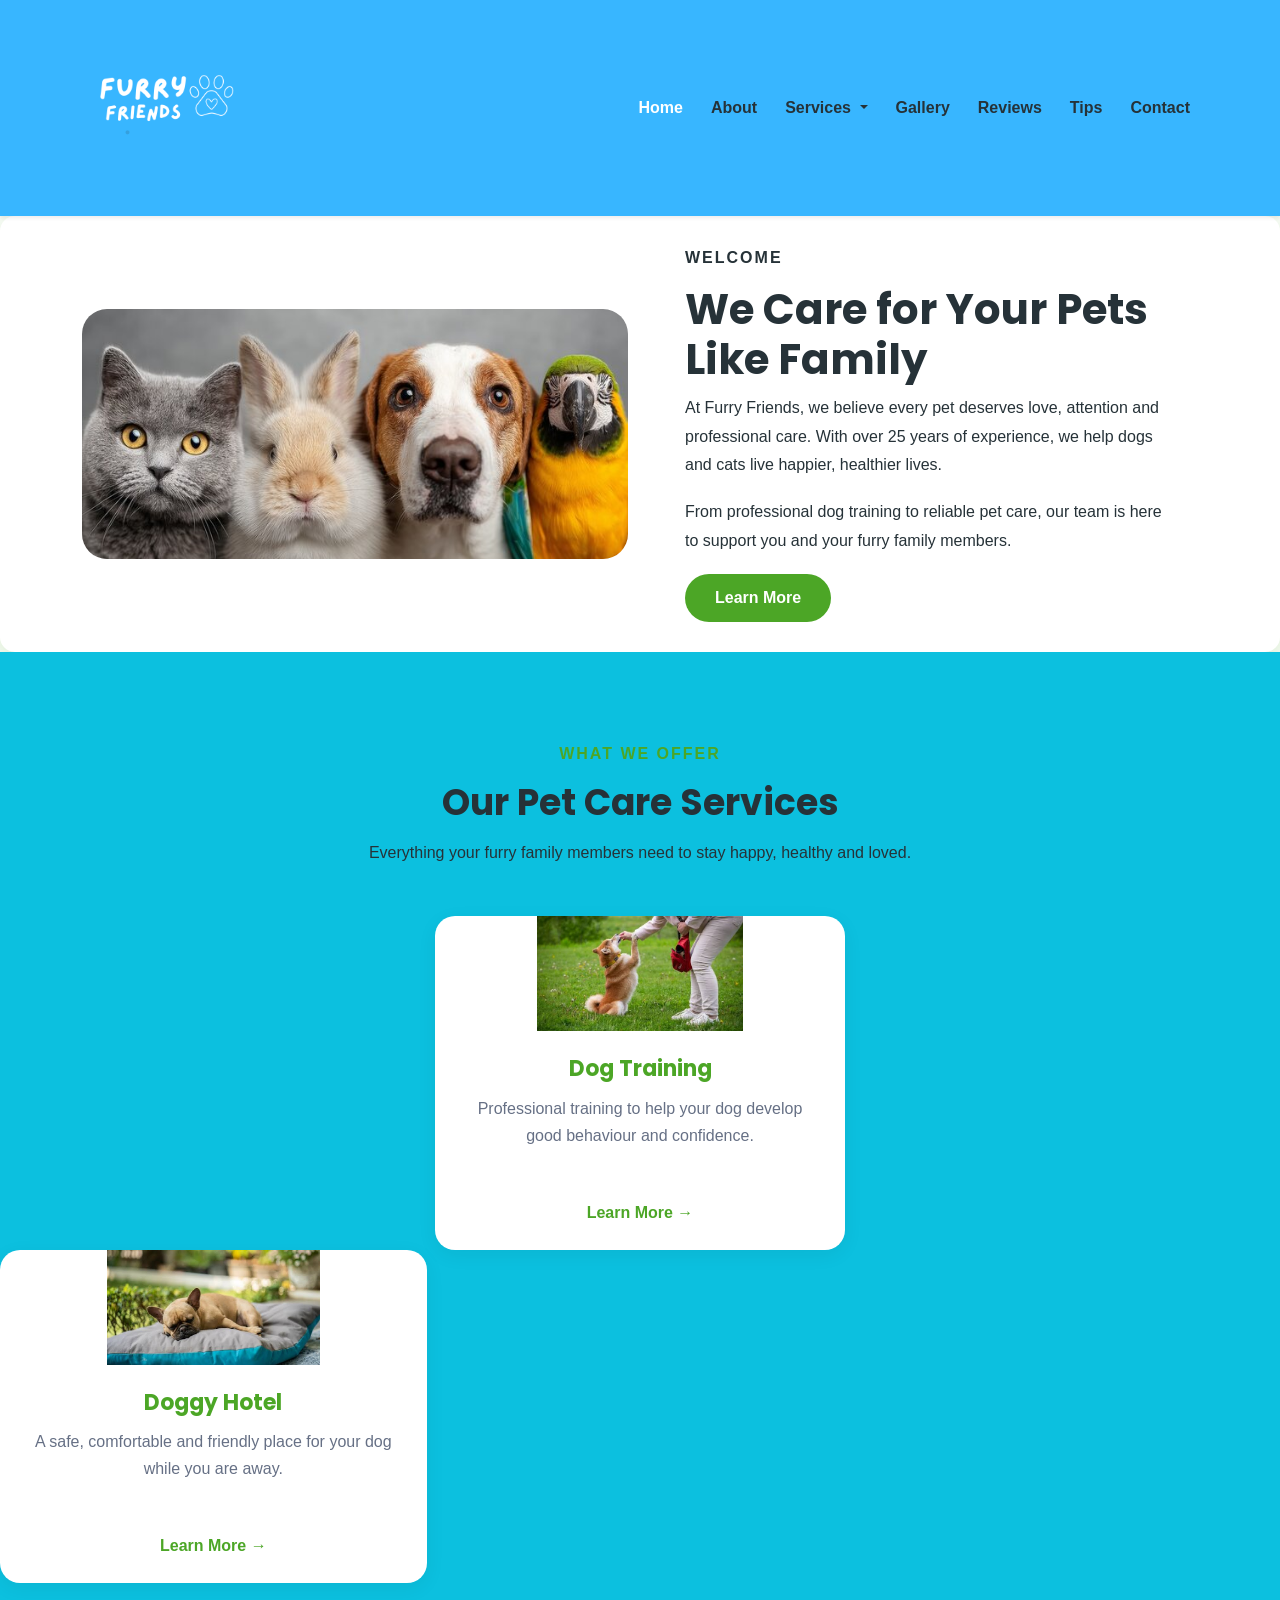
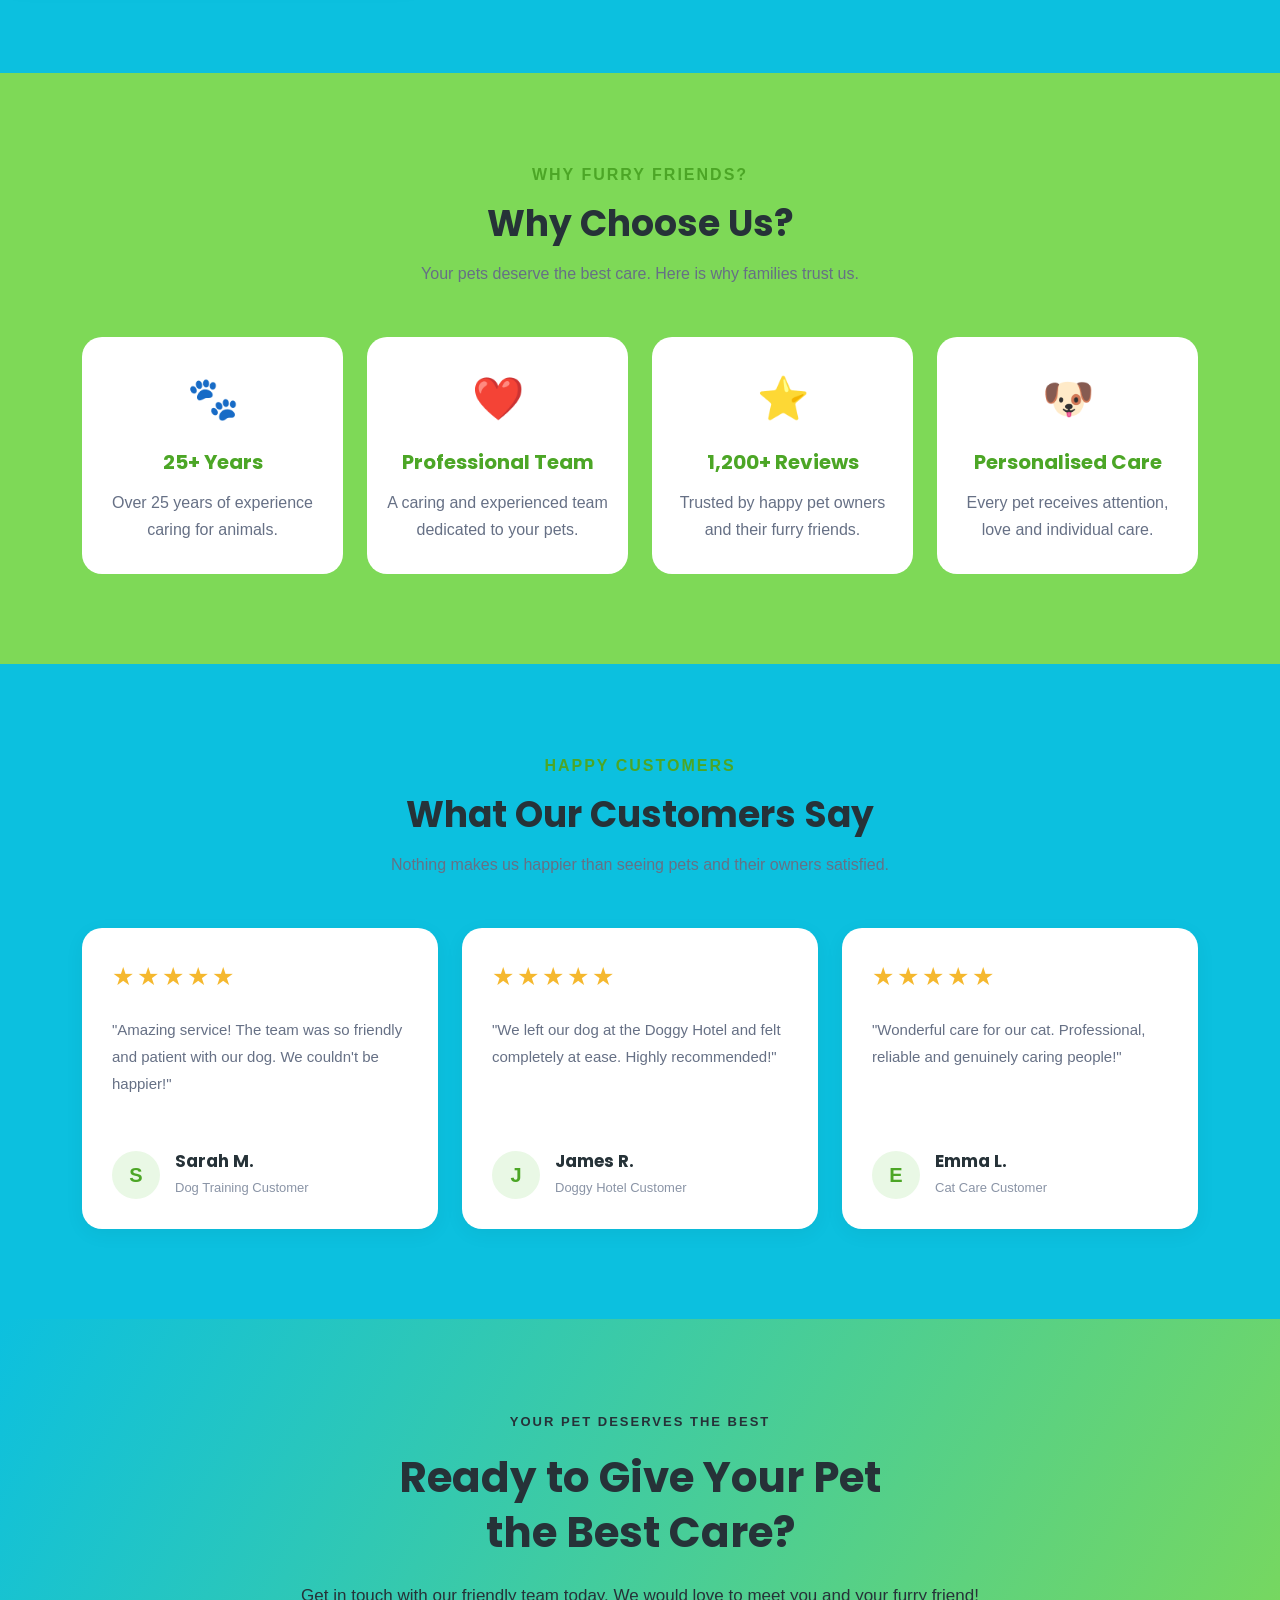
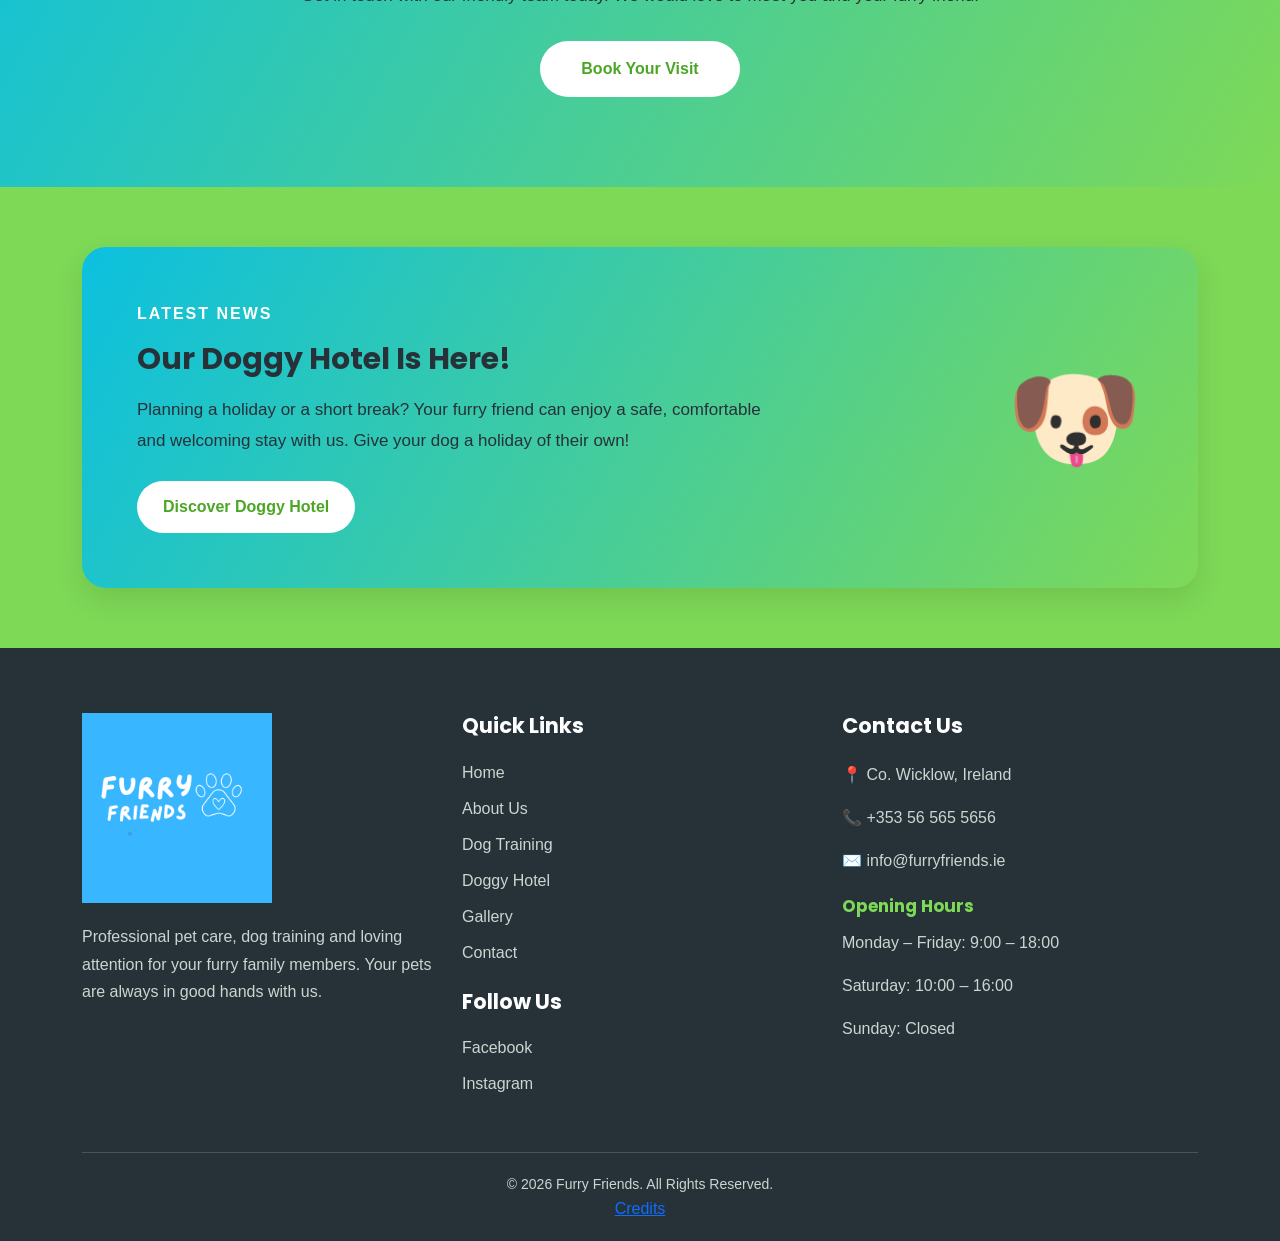
<file: index.html>
<!DOCTYPE html>
<html lang="en">

<head>
    <meta charset="UTF-8">
    <meta name="viewport" content="width=device-width, initial-scale=1.0">

    <title>Home | Furry Friends</title>


<link rel="preconnect" href="https://fonts.googleapis.com">
<link rel="preconnect" href="https://fonts.gstatic.com" crossorigin>

<link href="https://fonts.googleapis.com/css2?family=Poppins:wght@400;500;600;700&display=swap" rel="stylesheet">


<link href="https://cdn.jsdelivr.net/npm/bootstrap@5.3.8/dist/css/bootstrap.min.css" rel="stylesheet">

<link rel="stylesheet" href="css/style.css">


</head>

<body>

<!-- NAVBAR -->
<nav class="navbar navbar-expand-lg navbar-light bg-white sticky-top shadow-sm">

    <div class="container">

        <!-- LOGO -->
        
<a class="navbar-brand" href="index.html">
    <img src="images/logo.png"
         alt="Furry Friends Logo"
         class="navbar-logo">
</a>


        <!-- MOBILE MENU BUTTON -->
        <button class="navbar-toggler"
                type="button"
                data-bs-toggle="collapse"
                data-bs-target="#mainNavbar"
                aria-controls="mainNavbar"
                aria-expanded="false"
                aria-label="Toggle navigation">

            <span class="navbar-toggler-icon"></span>

        </button>

        <!-- NAVIGATION LINKS -->
        <div class="collapse navbar-collapse" id="mainNavbar">

            <ul class="navbar-nav ms-auto">

                <li class="nav-item">
                    <a class="nav-link active" href="index.html">Home</a>
                </li>

                <li class="nav-item">
                    <a class="nav-link" href="about.html">About</a>
                </li>

                <!-- DROPDOWN MENU -->
                <li class="nav-item dropdown">

                    <a class="nav-link dropdown-toggle"
                       href="#"
                       role="button"
                       data-bs-toggle="dropdown"
                       aria-expanded="false">
                        Services
                    </a>

                    <ul class="dropdown-menu">

                        <li>
                            <a class="dropdown-item" href="dog-training.html">
                                Dog Training
                            </a>
                        </li>

                        <li>
                            <a class="dropdown-item" href="doggy-hotel.html">
                                Doggy Hotel
                            </a>
                        </li>

                    </ul>

                </li>

                <li class="nav-item">
                    <a class="nav-link" href="gallery.html">Gallery</a>
                </li>

                <li class="nav-item">
                    <a class="nav-link" href="testimonials.html">Reviews</a>
                </li>

                <li class="nav-item">
                    <a class="nav-link" href="tips.html">Tips</a>
                </li>

                <li class="nav-item">
                    <a class="nav-link" href="contact.html">Contact</a>
                </li>

            </ul>

        </div>

    </div>

</nav>



<!-- ABOUT SECTION -->
<section class="about-section">

    <div class="container">

        <div class="row align-items-center">

            <!-- IMAGE -->
            <div class="col-lg-6 about-image">
                <img src="images/about-pets.jpg"
                     alt="Pet care professional spending time with a happy dog">
            </div>

            <!-- TEXT -->
            <div class="col-lg-6 about-content">

                <span class="section-label">WELCOME</span>

                <h1>We Care for Your Pets Like Family</h1>

                <p>
                    At Furry Friends, we believe every pet deserves
                    love, attention and professional care.
                    With over 25 years of experience, we help dogs
                    and cats live happier, healthier lives.
                </p>

                <p>
                    From professional dog training to reliable pet
                    care, our team is here to support you and your
                    furry family members.
                </p>

                <a href="about.html" class="btn about-button">
                    Learn More
                </a>

            </div>

        </div>

    </div>

</section>
<!-- SERVICES SECTION -->
<section class="services-section">

    <div class="container">

        <!-- SECTION HEADING -->
        <div class="section-heading text-center">

            <span class="section-label">WHAT WE OFFER</span>

            <h2>Our Pet Care Services</h2>

            <p>
                Everything your furry family members need
                to stay happy, healthy and loved.
            </p>

        </div>

    </div>

        <!-- SERVICE CARDS -->
        <div class="row g-4">

            <!-- DOG TRAINING -->
            <div class="col-md-6 col-lg-4">

                <div class="service-card">

                    <img src="images/dog-training.jpg"
                         alt="Professional dog training session">

                    <div class="service-card-content">

                        <h3>Dog Training</h3>

                        <p>
                            Professional training to help your dog
                            develop good behaviour and confidence.
                        </p>

                        <a href="dog-training.html" class="service-link">
                            Learn More →
                        </a>

                    </div>

                </div>

            </div>
        </div>

            <!-- DOGGY HOTEL -->
            <div class="col-md-6 col-lg-4">

                <div class="service-card">

                    <img src="images/doggy-hotel.jpg"
                         alt="Happy dog relaxing at a dog hotel">

                    <div class="service-card-content">

                        <h3>Doggy Hotel</h3>

                        <p>
                            A safe, comfortable and friendly place
                            for your dog while you are away.
                        </p>

                        <a href="doggy-hotel.html" class="service-link">
                            Learn More →
                        </a>

                    </div>

                </div>

            </div>

     
</section>


<!-- WHY CHOOSE US SECTION -->
<section class="why-us-section">

    <div class="container">

        <div class="section-heading text-center">

            <span class="section-label">WHY FURRY FRIENDS?</span>

            <h2>Why Choose Us?</h2>

            <p>
                Your pets deserve the best care.
                Here is why families trust us.
            </p>

        </div>

        <div class="row g-4">

            <!-- EXPERIENCE -->
            <div class="col-md-6 col-lg-3">

                <div class="feature-card">

                    <div class="feature-icon">🐾</div>

                    <h3>25+ Years</h3>

                    <p>
                        Over 25 years of experience
                        caring for animals.
                    </p>

                </div>

            </div>

            <!-- PROFESSIONAL TEAM -->
            <div class="col-md-6 col-lg-3">

                <div class="feature-card">

                    <div class="feature-icon">❤️</div>

                    <h3>Professional Team</h3>

                    <p>
                        A caring and experienced team
                        dedicated to your pets.
                    </p>

                </div>

            </div>

            <!-- REVIEWS -->
            <div class="col-md-6 col-lg-3">

                <div class="feature-card">

                    <div class="feature-icon">⭐</div>

                    <h3>1,200+ Reviews</h3>

                    <p>
                        Trusted by happy pet owners
                        and their furry friends.
                    </p>

                </div>

            </div>

            <!-- PERSONAL CARE -->
            <div class="col-md-6 col-lg-3">

                <div class="feature-card">

                    <div class="feature-icon">🐶</div>

                    <h3>Personalised Care</h3>

                    <p>
                        Every pet receives attention,
                        love and individual care.
                    </p>

                </div>

            </div>

        </div>

    </div>

</section>


<!-- TESTIMONIALS SECTION -->
<section class="testimonials-section">

    <div class="container">

        <div class="section-heading text-center">

            <span class="section-label">HAPPY CUSTOMERS</span>

            <h2>What Our Customers Say</h2>

            <p>
                Nothing makes us happier than seeing
                pets and their owners satisfied.
            </p>

        </div>

        <div class="row g-4">

            <!-- REVIEW 1 -->
            <div class="col-md-6 col-lg-4">

                <div class="testimonial-card">

                    <div class="review-stars">★★★★★</div>

                    <p>
                        "Amazing service! The team was so friendly
                        and patient with our dog. We couldn't be happier!"
                    </p>

                    <div class="review-author">
                        <div class="review-avatar">S</div>
                        <div>
                            <h3>Sarah M.</h3>
                            <span>Dog Training Customer</span>
                        </div>
                    </div>

                </div>

            </div>

            <!-- REVIEW 2 -->
            <div class="col-md-6 col-lg-4">

                <div class="testimonial-card">

                    <div class="review-stars">★★★★★</div>

                    <p>
                        "We left our dog at the Doggy Hotel
                        and felt completely at ease. Highly recommended!"
                    </p>

                    <div class="review-author">
                        <div class="review-avatar">J</div>
                        <div>
                            <h3>James R.</h3>
                            <span>Doggy Hotel Customer</span>
                        </div>
                    </div>

                </div>

            </div>

            <!-- REVIEW 3 -->
            <div class="col-md-6 col-lg-4">

                <div class="testimonial-card">

                    <div class="review-stars">★★★★★</div>

                    <p>
                        "Wonderful care for our cat.
                        Professional, reliable and genuinely caring people!"
                    </p>

                    <div class="review-author">
                        <div class="review-avatar">E</div>
                        <div>
                            <h3>Emma L.</h3>
                            <span>Cat Care Customer</span>
                        </div>
                    </div>

                </div>

            </div>

        </div>

    </div>

</section>


<!-- CALL TO ACTION SECTION -->
<section class="cta-section">

    <div class="container">

        <div class="cta-content text-center">

            <span class="cta-label">YOUR PET DESERVES THE BEST</span>

            <h2>
                Ready to Give Your Pet<br>
                the Best Care?
            </h2>

            <p>
                Get in touch with our friendly team today.
                We would love to meet you and your furry friend!
            </p>

            <a href="contact.html" class="btn cta-button">
                Book Your Visit
            </a>

        </div>

    </div>

</section>


<!-- CLIENT UPDATE CARD -->
<section class="client-update-section">

    <div class="container">

        <div class="client-update-card">

            <div class="client-update-content">

                <span class="client-update-label">
                    LATEST NEWS
                </span>

                <h2>Our Doggy Hotel Is Here!</h2>

                <p>
                    Planning a holiday or a short break?
                    Your furry friend can enjoy a safe,
                    comfortable and welcoming stay with us.
                    Give your dog a holiday of their own!
                </p>

                <a href="doggy-hotel.html" class="btn client-update-button">
                    Discover Doggy Hotel
                </a>

            </div>

            <div class="client-update-icon">
                🐶
            </div>

        </div>

    </div>

</section>

<!-- FOOTER -->
<footer class="main-footer">

    <div class="container">

        <div class="row g-4">

            <!-- ABOUT -->
            <div class="col-lg-4 col-md-6">

                <img src="images/logo.png"
                     alt="Furry Friends Logo"
                     class="footer-logo">

                <p class="footer-description">
                    Professional pet care, dog training and
                    loving attention for your furry family members.
                    Your pets are always in good hands with us.
                </p>

            </div>

            <!-- QUICK LINKS -->
            <div class="col-lg-4 col-md-6">

                <h3>Quick Links</h3>

                <ul class="footer-links">
                    <li><a href="index.html">Home</a></li>
                    <li><a href="about.html">About Us</a></li>
                    <li><a href="dog-training.html">Dog Training</a></li>
                    <li><a href="doggy-hotel.html">Doggy Hotel</a></li>
                    <li><a href="gallery.html">Gallery</a></li>
                    <li><a href="contact.html">Contact</a></li>
                </ul>
                <h3 class="mt-4">Follow Us</h3>

<ul class="footer-links">
    <li>
        <a href="https://www.facebook.com/"
           target="_blank"
           rel="noopener noreferrer">Facebook</a>
    </li>

    <li>
        <a href="https://www.instagram.com/"
           target="_blank"
           rel="noopener noreferrer">Instagram</a>
    </li>
</ul>

            </div>

            <!-- CONTACT -->
            <div class="col-lg-4 col-md-12">

                <h3>Contact Us</h3>

                <p>📍 Co. Wicklow, Ireland</p>
                <p>📞 +353 56 565 5656</p>
                <p>✉️ info@furryfriends.ie</p>

                <h4>Opening Hours</h4>

                <p>Monday – Friday: 9:00 – 18:00</p>
                <p>Saturday: 10:00 – 16:00</p>
                <p>Sunday: Closed</p>

            </div>

        </div>

        <!-- COPYRIGHT -->
        <div class="footer-bottom">

            <p>
                © 2026 Furry Friends. All Rights Reserved.
            </p>
<a href="credits.html" class="footer-credit-link">
    Credits
</a>
        </div>

    </div>

</footer>


<script src="https://cdn.jsdelivr.net/npm/bootstrap@5.3.8/dist/js/bootstrap.bundle.min.js"></script>

<script src="js/script.js"></script>

</body>

</html>
</file>
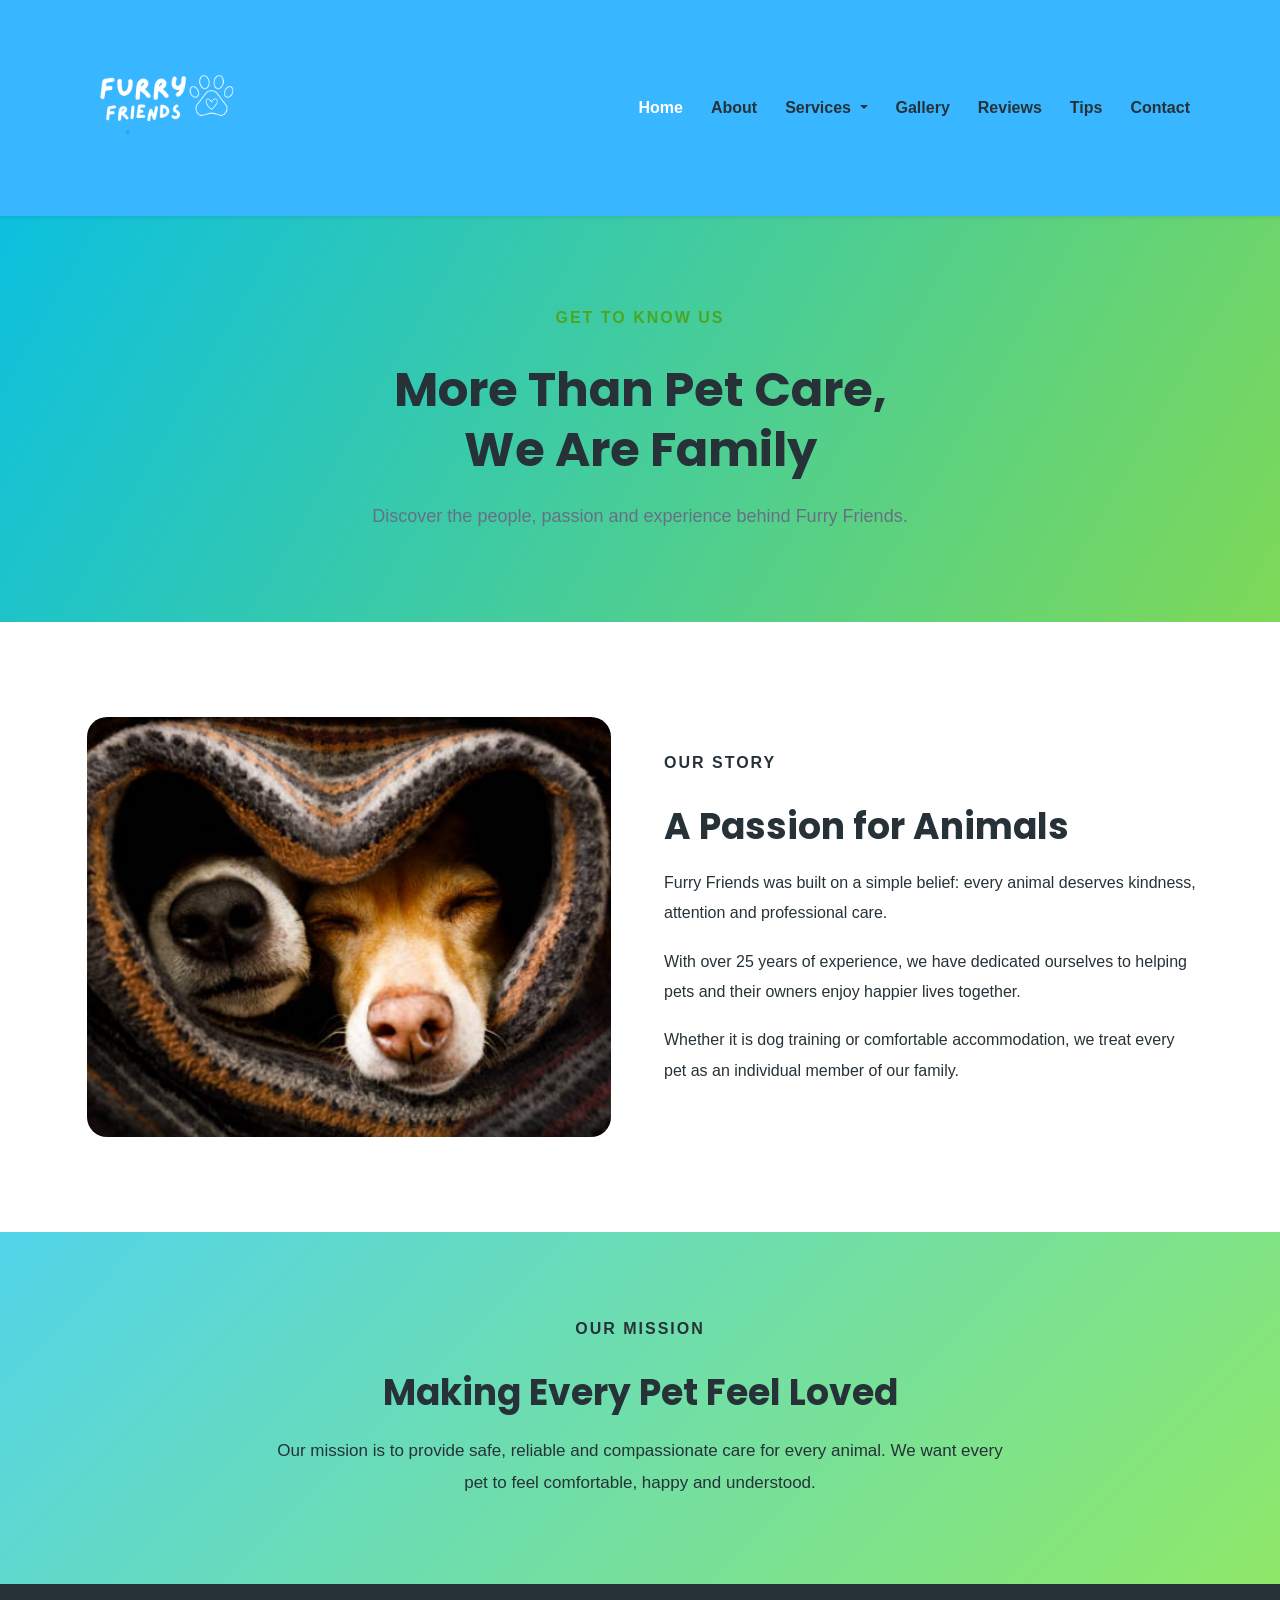
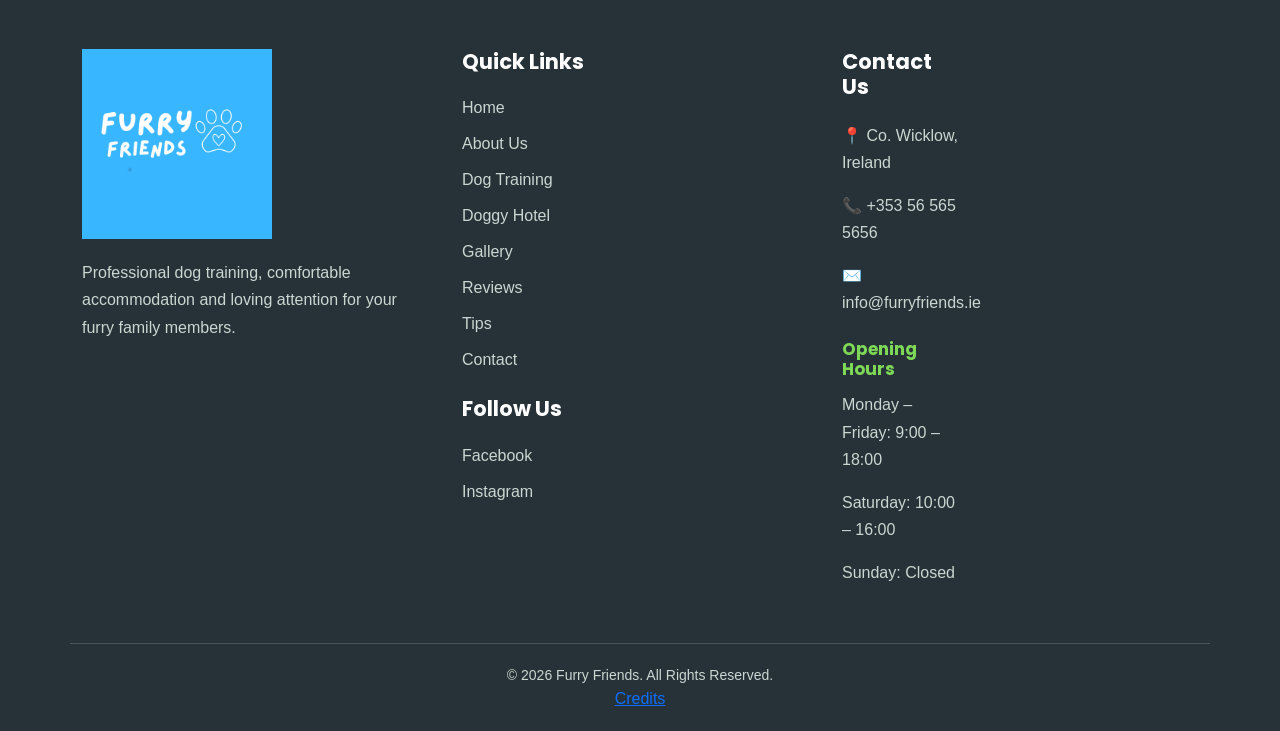
<file: about.html>
<!DOCTYPE html>
<html lang="en">

<head>
    <meta charset="UTF-8">
    <meta name="viewport" content="width=device-width, initial-scale=1.0">

    <title>About Us | Furry Friends</title>

    <link href="https://cdn.jsdelivr.net/npm/bootstrap@5.3.8/dist/css/bootstrap.min.css" rel="stylesheet">

    <link rel="preconnect" href="https://fonts.googleapis.com">
    <link rel="preconnect" href="https://fonts.gstatic.com" crossorigin>
    <link href="https://fonts.googleapis.com/css2?family=Poppins:wght@400;500;600;700&display=swap" rel="stylesheet">

    <link rel="stylesheet" href="css/style.css">
</head>

<body>

    <!-- NAVBAR -->
<nav class="navbar navbar-expand-lg navbar-light bg-white sticky-top shadow-sm">

    <div class="container">

        <!-- LOGO -->
        
<a class="navbar-brand" href="index.html">
    <img src="images/logo.png"
         alt="Furry Friends Logo"
         class="navbar-logo">
</a>


        <!-- MOBILE MENU BUTTON -->
        <button class="navbar-toggler"
                type="button"
                data-bs-toggle="collapse"
                data-bs-target="#mainNavbar"
                aria-controls="mainNavbar"
                aria-expanded="false"
                aria-label="Toggle navigation">

            <span class="navbar-toggler-icon"></span>

        </button>

        <!-- NAVIGATION LINKS -->
        <div class="collapse navbar-collapse" id="mainNavbar">

            <ul class="navbar-nav ms-auto">

                <li class="nav-item">
                    <a class="nav-link active" href="index.html">Home</a>
                </li>

                <li class="nav-item">
                    <a class="nav-link" href="about.html">About</a>
                </li>

                <!-- DROPDOWN MENU -->
                <li class="nav-item dropdown">

                    <a class="nav-link dropdown-toggle"
                       href="#"
                       role="button"
                       data-bs-toggle="dropdown"
                       aria-expanded="false">
                        Services
                    </a>

                <ul class="dropdown-menu">
                        <li><a class="dropdown-item" href="dog-training.html">Dog Training</a></li>
                        <li><a class="dropdown-item" href="doggy-hotel.html">Doggy Hotel</a></li>
                    </ul>
                </li>

                <li class="nav-item">
                    <a class="nav-link" href="gallery.html">Gallery</a>
                </li>

                <li class="nav-item">
                    <a class="nav-link" href="testimonials.html">Reviews</a>
                </li>

                <li class="nav-item">
                    <a class="nav-link" href="tips.html">Tips</a>
                </li>

                <li class="nav-item">
                    <a class="nav-link" href="contact.html">Contact</a>
                </li>

            </ul>

        </div>

    </div>

</nav>


    <!-- ABOUT HERO -->
    <section class="about-hero">
        <div class="container text-center">

            <span class="section-label">GET TO KNOW US</span>

            <h1>More Than Pet Care,<br>We Are Family</h1>

            <p>
                Discover the people, passion and experience
                behind Furry Friends.
            </p>

        </div>
    </section>


    <!-- OUR STORY -->
    <section class="our-story-section">
        <div class="container">

            <div class="row align-items-center g-5">

                <div class="col-lg-6">
                    <img src="images/pet06.jpg"
                         alt="Furry Friends pet care"
                         class="story-image">
                </div>

                <div class="col-lg-6">

                    <span class="section-label">OUR STORY</span>

                    <h2>A Passion for Animals</h2>

                    <p>
                        Furry Friends was built on a simple belief:
                        every animal deserves kindness, attention
                        and professional care.
                    </p>

                    <p>
                        With over 25 years of experience, we have
                        dedicated ourselves to helping pets and
                        their owners enjoy happier lives together.
                    </p>

                    <p>
                        Whether it is dog training or comfortable
                        accommodation, we treat every pet as an
                        individual member of our family.
                    </p>

                </div>

            </div>
        </div>
    </section>


    <!-- OUR MISSION -->
    <section class="mission-section">
        <div class="container text-center">

            <span class="section-label">OUR MISSION</span>

            <h2>Making Every Pet Feel Loved</h2>

            <p>
                Our mission is to provide safe, reliable and
                compassionate care for every animal.
                We want every pet to feel comfortable, happy
                and understood.
            </p>

        </div>
    </section>


    <!-- FOOTER -->
    <footer class="main-footer">

        <div class="container">

            <div class="row g-4">

                <div class="col-lg-4 col-md-6">

                    <img src="images/logo.png"
                         alt="Furry Friends Logo"
                         class="footer-logo">

                    <p class="footer-description">
                        Professional dog training, comfortable accommodation
                        and loving attention for your furry family members.
                    </p>

                </div>
            
                <div class="col-lg-4 col-md-6">

                    <h3>Quick Links</h3>

                    <ul class="footer-links">
                        <li><a href="index.html">Home</a></li>
                        <li><a href="about.html">About Us</a></li>
                        <li><a href="dog-training.html">Dog Training</a></li>
                        <li><a href="doggy-hotel.html">Doggy Hotel</a></li>
                        <li><a href="gallery.html">Gallery</a></li>
                        <li><a href="testimonials.html">Reviews</a></li>
                        <li><a href="tips.html">Tips</a></li>
                        <li><a href="contact.html">Contact</a></li>
                    </ul>

                                              <h3 class="mt-4">Follow Us</h3>

    <ul class="footer-links">
    <li>
        <a href="https://www.facebook.com/"
           target="_blank"
           rel="noopener noreferrer">Facebook</a>
    </li>

    <li>
        <a href="https://www.instagram.com/"
           target="_blank"
           rel="noopener noreferrer">Instagram</a>
    </li>
</ul>
                </div>
 <!-- CONTACT -->
            <div class="col-lg-4 col-md-12">

             <!-- CONTACT -->
            <div class="col-lg-4 col-md-12">

                <h3>Contact Us</h3>

                <p>📍 Co. Wicklow, Ireland</p>
                <p>📞 +353 56 565 5656</p>
                <p>✉️ info@furryfriends.ie</p>

                <h4>Opening Hours</h4>

                <p>Monday – Friday: 9:00 – 18:00</p>
                <p>Saturday: 10:00 – 16:00</p>
                <p>Sunday: Closed</p>

            </div>

        </div>

        <!-- COPYRIGHT -->
        <div class="footer-bottom">

            <p>
                © 2026 Furry Friends. All Rights Reserved.
            </p>
<a href="credits.html" class="footer-credit-link">
    Credits
</a>
        </div>

    </div>

</footer>


<script src="https://cdn.jsdelivr.net/npm/bootstrap@5.3.8/dist/js/bootstrap.bundle.min.js"></script>

<script src="js/script.js"></script>

</body>

</html>
</file>
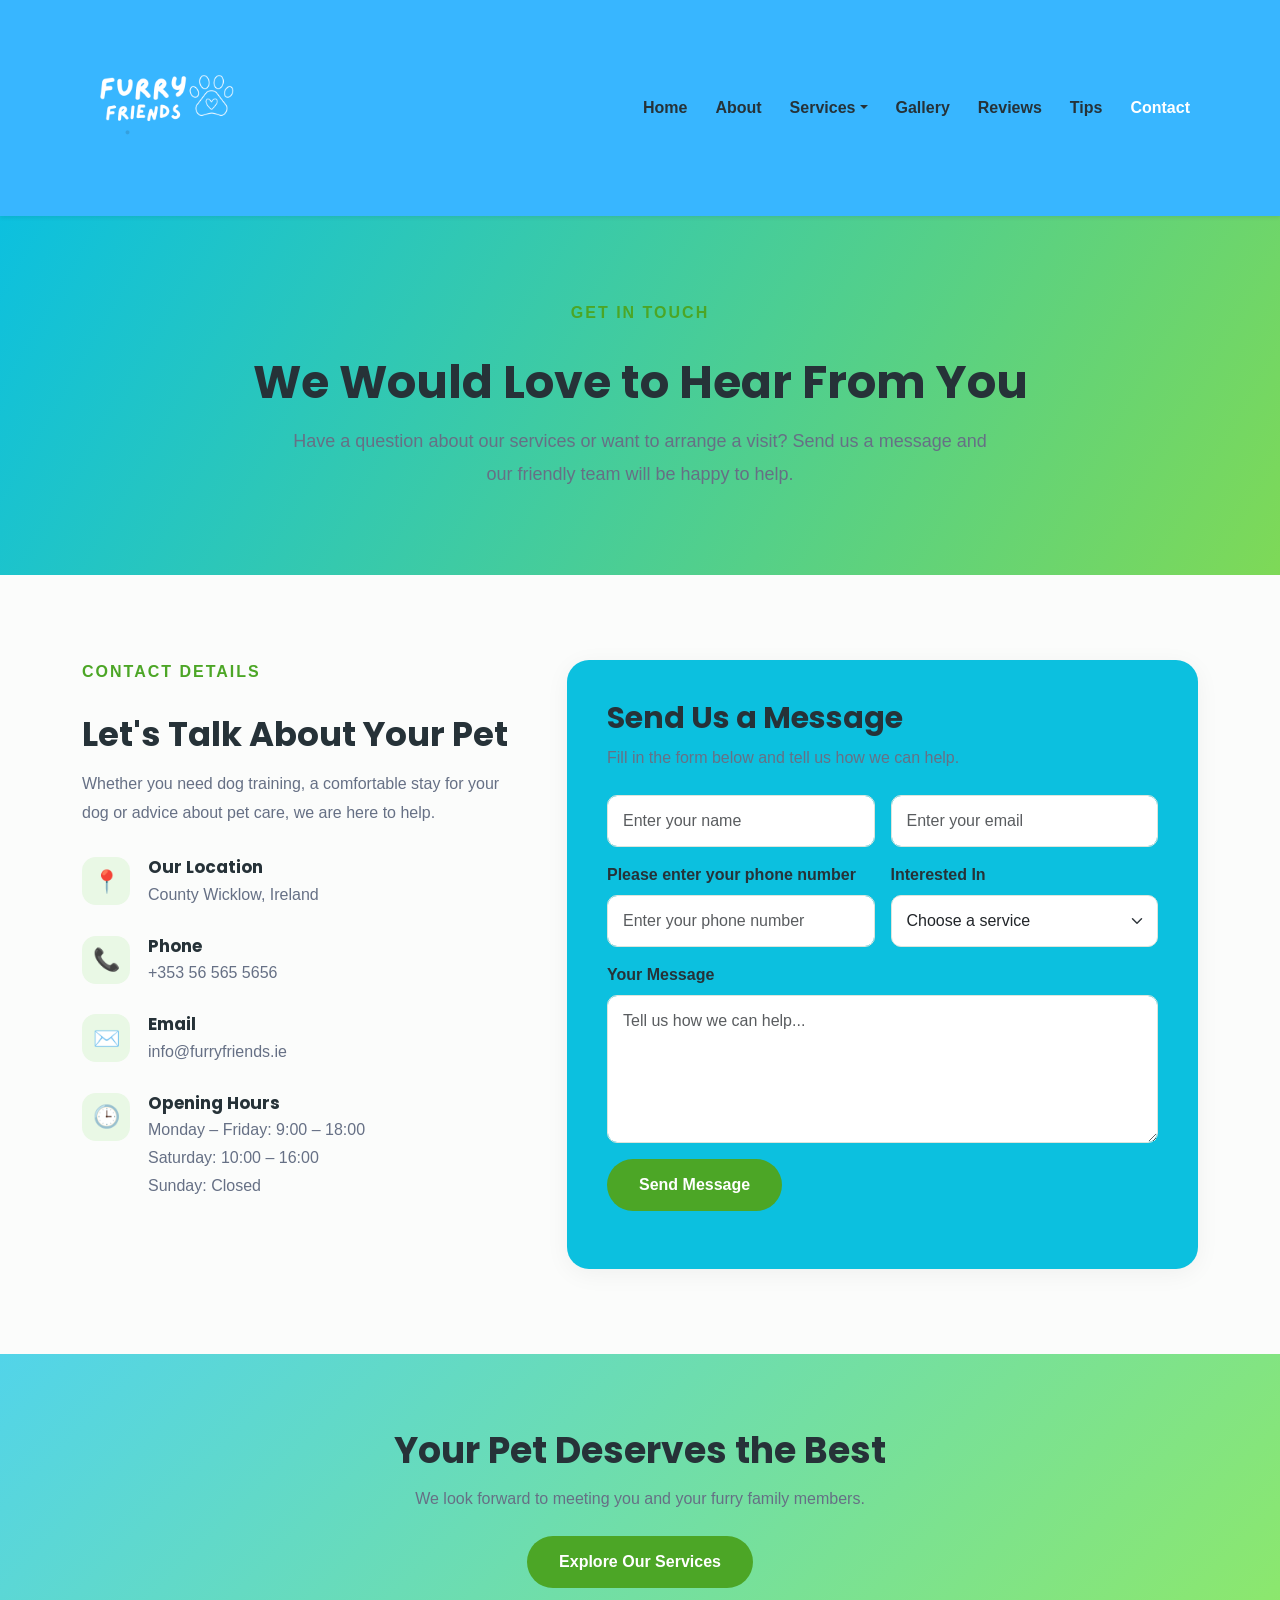
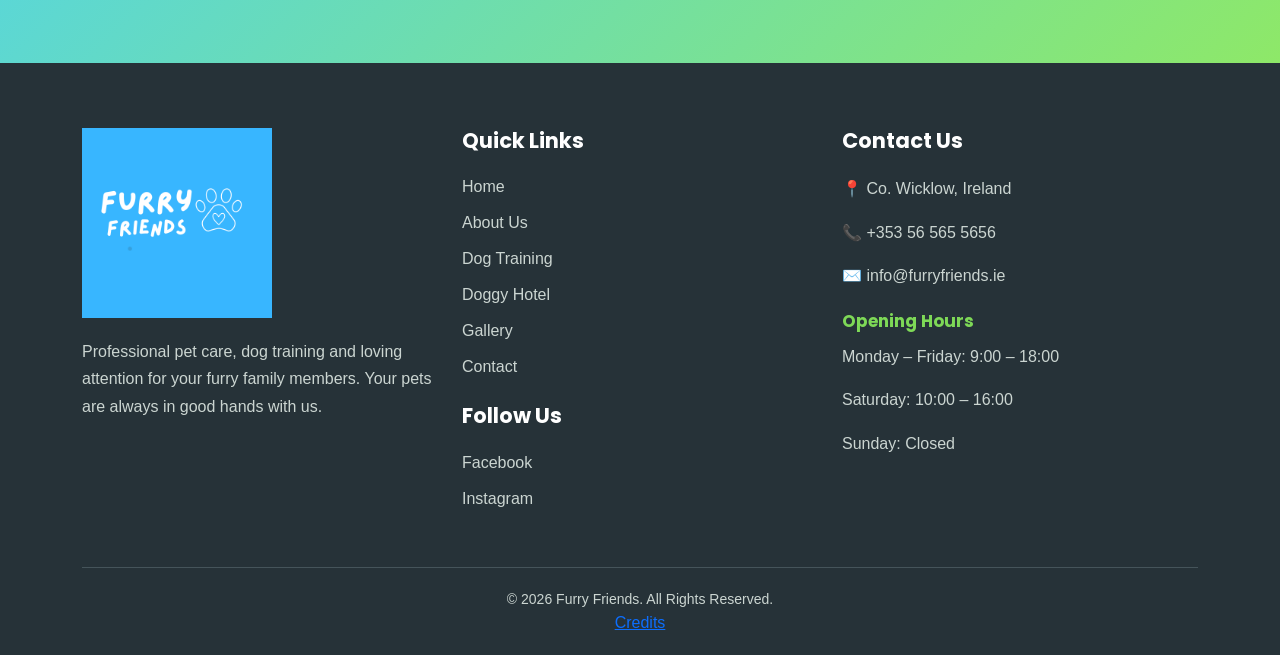
<file: contact.html>
<!DOCTYPE html>
<html lang="en">
<head>
    <meta charset="UTF-8">
    <meta name="viewport" content="width=device-width, initial-scale=1.0">

    <title>Contact Us | Furry Friends</title>

    <link href="https://cdn.jsdelivr.net/npm/bootstrap@5.3.8/dist/css/bootstrap.min.css" rel="stylesheet">

    <link rel="preconnect" href="https://fonts.googleapis.com">
    <link rel="preconnect" href="https://fonts.gstatic.com" crossorigin>
    <link href="https://fonts.googleapis.com/css2?family=Poppins:wght@400;500;600;700&display=swap" rel="stylesheet">

    <link rel="stylesheet" href="css/style.css">
</head>

<body>

<!-- NAVBAR -->
<nav class="navbar navbar-expand-lg navbar-light bg-white sticky-top shadow-sm">
    <div class="container">

        <a class="navbar-brand" href="index.html">
            <img src="images/logo.png" alt="Furry Friends Logo" class="navbar-logo">
        </a>

        <button class="navbar-toggler" type="button"
                data-bs-toggle="collapse"
                data-bs-target="#mainNavbar">
            <span class="navbar-toggler-icon"></span>
        </button>

        <div class="collapse navbar-collapse" id="mainNavbar">
            <ul class="navbar-nav ms-auto">

                <li class="nav-item">
                    <a class="nav-link" href="index.html">Home</a>
                </li>

                <li class="nav-item">
                    <a class="nav-link" href="about.html">About</a>
                </li>

                <li class="nav-item dropdown">
                    <a class="nav-link dropdown-toggle" href="#"
                       data-bs-toggle="dropdown">Services</a>

                    <ul class="dropdown-menu">
                        <li><a class="dropdown-item" href="dog-training.html">Dog Training</a></li>
                        <li><a class="dropdown-item" href="doggy-hotel.html">Doggy Hotel</a></li>
                    </ul>
                </li>

                <li class="nav-item">
                    <a class="nav-link" href="gallery.html">Gallery</a>
                </li>

                <li class="nav-item">
                    <a class="nav-link" href="testimonials.html">Reviews</a>
                </li>

                <li class="nav-item">
                    <a class="nav-link" href="tips.html">Tips</a>
                </li>

                <li class="nav-item">
                    <a class="nav-link active" href="contact.html">Contact</a>
                </li>

            </ul>
        </div>
    </div>
</nav>


<!-- HERO -->
<section class="contact-hero">
    <div class="container text-center">
        <span class="section-label">GET IN TOUCH</span>
        <h1>We Would Love to Hear From You</h1>
        <p>
            Have a question about our services or want to arrange
            a visit? Send us a message and our friendly team will
            be happy to help.
        </p>
    </div>
</section>


<!-- CONTACT CONTENT -->
<section class="contact-section">
    <div class="container">

        <div class="row g-5">

            <!-- CONTACT INFORMATION -->
            <div class="col-lg-5">

                <div class="contact-info">
                    <span class="section-label">CONTACT DETAILS</span>
                    <h2>Let's Talk About Your Pet</h2>

                    <p>
                        Whether you need dog training, a comfortable
                        stay for your dog or advice about pet care,
                        we are here to help.
                    </p>

                    <div class="contact-detail">
                        <div class="contact-icon">📍</div>
                        <div>
                            <h3>Our Location</h3>
                            <p>County Wicklow, Ireland</p>
                        </div>
                    </div>

                    <div class="contact-detail">
                        <div class="contact-icon">📞</div>
                        <div>
                            <h3>Phone</h3>
                            <p>+353 56 565 5656</p>
                        </div>
                    </div>

                    <div class="contact-detail">
                        <div class="contact-icon">✉️</div>
                        <div>
                            <h3>Email</h3>
                            <p>info@furryfriends.ie</p>
                        </div>
                    </div>

                    <div class="contact-detail">
                        <div class="contact-icon">🕒</div>
                        <div>
                            <h3>Opening Hours</h3>
                            <p>Monday – Friday: 9:00 – 18:00</p>
                <p>Saturday: 10:00 – 16:00</p>
                <p>Sunday: Closed</p>

                        </div>
                    </div>

                </div>
            </div>


            <!-- CONTACT FORM -->
            <div class="col-lg-7">

                <div class="contact-form-card">

                    <h2>Send Us a Message</h2>
                    <p>Fill in the form below and tell us how we can help.</p>

                   <form id="contactForm" novalidate>

                        <div class="row g-3">

                            <div class="col-md-6">
                              <input type="text" class="form-control"
       
                              id="name" name="name"
       
                              placeholder="Enter your name" required>

<div class="invalid-feedback">Please enter your name.</div>
                            </div>

                            <div class="col-md-6">
                                <div class="invalid-feedback">Please enter a valid email address.</div>
                                <input type="email" class="form-control"
                                       id="email" name="email"
                                       placeholder="Enter your email" required>
                            </div>

                            <div class="col-md-6">
                                <label for="phone" class="form-label">Please enter your phone number</label>
                                <input type="tel" class="form-control"
                                       id="phone" name="phone"
                                       placeholder="Enter your phone number">
                            </div>

                            <div class="col-md-6">
                                <label for="service" class="form-label">Interested In</label>
                                <div class="invalid-feedback">Please choose a service.</div>
                               <select class="form-select"
        id="service"
        name="service"
        required>

    <option value="">Choose a service</option>
    <option value="Dog Training">Dog Training</option>
    <option value="Doggy Hotel">Doggy Hotel</option>
    <option value="General Enquiry">General Enquiry</option>

</select>
                            </div>

                            <div class="col-12">
                                <label for="message" class="form-label">Your Message</label>
                                <div class="invalid-feedback">Please enter your message.</div>
                                <textarea class="form-control"
                                          id="message" name="message"
                                          rows="5"
                                          placeholder="Tell us how we can help..."
                                          required></textarea>
                            </div>

                            <div class="col-12">
                                <button type="submit" class="contact-button">
                                    Send Message
                                </button>
                            </div>

                        </div>

                    </form>

                    <div id="formMessage" class="form-message" role="status"></div>

                </div>
            </div>

        </div>
    </div>
</section>


<!-- CTA -->
<section class="contact-cta">
    <div class="container text-center">
        <h2>Your Pet Deserves the Best</h2>
        <p>
            We look forward to meeting you and your furry family members.
        </p>
        <a href="services.html" class="contact-button">Explore Our Services</a>
    </div>
</section>

<!-- FOOTER -->
<footer class="main-footer">

    <div class="container">

        <div class="row g-4">

            <!-- ABOUT -->
            <div class="col-lg-4 col-md-6">

                <img src="images/logo.png"
                     alt="Furry Friends Logo"
                     class="footer-logo">

                <p class="footer-description">
                    Professional pet care, dog training and
                    loving attention for your furry family members.
                    Your pets are always in good hands with us.
                </p>

            </div>

            <!-- QUICK LINKS -->
            <div class="col-lg-4 col-md-6">

                <h3>Quick Links</h3>

                <ul class="footer-links">
                    <li><a href="index.html">Home</a></li>
                    <li><a href="about.html">About Us</a></li>
                    <li><a href="dog-training.html">Dog Training</a></li>
                    <li><a href="doggy-hotel.html">Doggy Hotel</a></li>
                    <li><a href="gallery.html">Gallery</a></li>
                    <li><a href="contact.html">Contact</a></li>
                </ul>
                <h3 class="mt-4">Follow Us</h3>

<ul class="footer-links">
    <li>
        <a href="https://www.facebook.com/"
           target="_blank"
           rel="noopener noreferrer">Facebook</a>
    </li>

    <li>
        <a href="https://www.instagram.com/"
           target="_blank"
           rel="noopener noreferrer">Instagram</a>
    </li>
</ul>

            </div>

            <!-- CONTACT -->
            <div class="col-lg-4 col-md-12">

                <h3>Contact Us</h3>

                <p>📍 Co. Wicklow, Ireland</p>
                <p>📞 +353 56 565 5656</p>
                <p>✉️ info@furryfriends.ie</p>

                <h4>Opening Hours</h4>

                <p>Monday – Friday: 9:00 – 18:00</p>
                <p>Saturday: 10:00 – 16:00</p>
                <p>Sunday: Closed</p>

            </div>

        </div>

      
        <!-- COPYRIGHT -->
        <div class="footer-bottom">

            <p>
                © 2026 Furry Friends. All Rights Reserved.
            </p>
<a href="credits.html" class="footer-credit-link">
    Credits
</a>
        </div>

    </div>

</footer>


<script src="https://cdn.jsdelivr.net/npm/bootstrap@5.3.8/dist/js/bootstrap.bundle.min.js"></script>

<script src="js/script.js"></script>

</body>

</html>
</file>
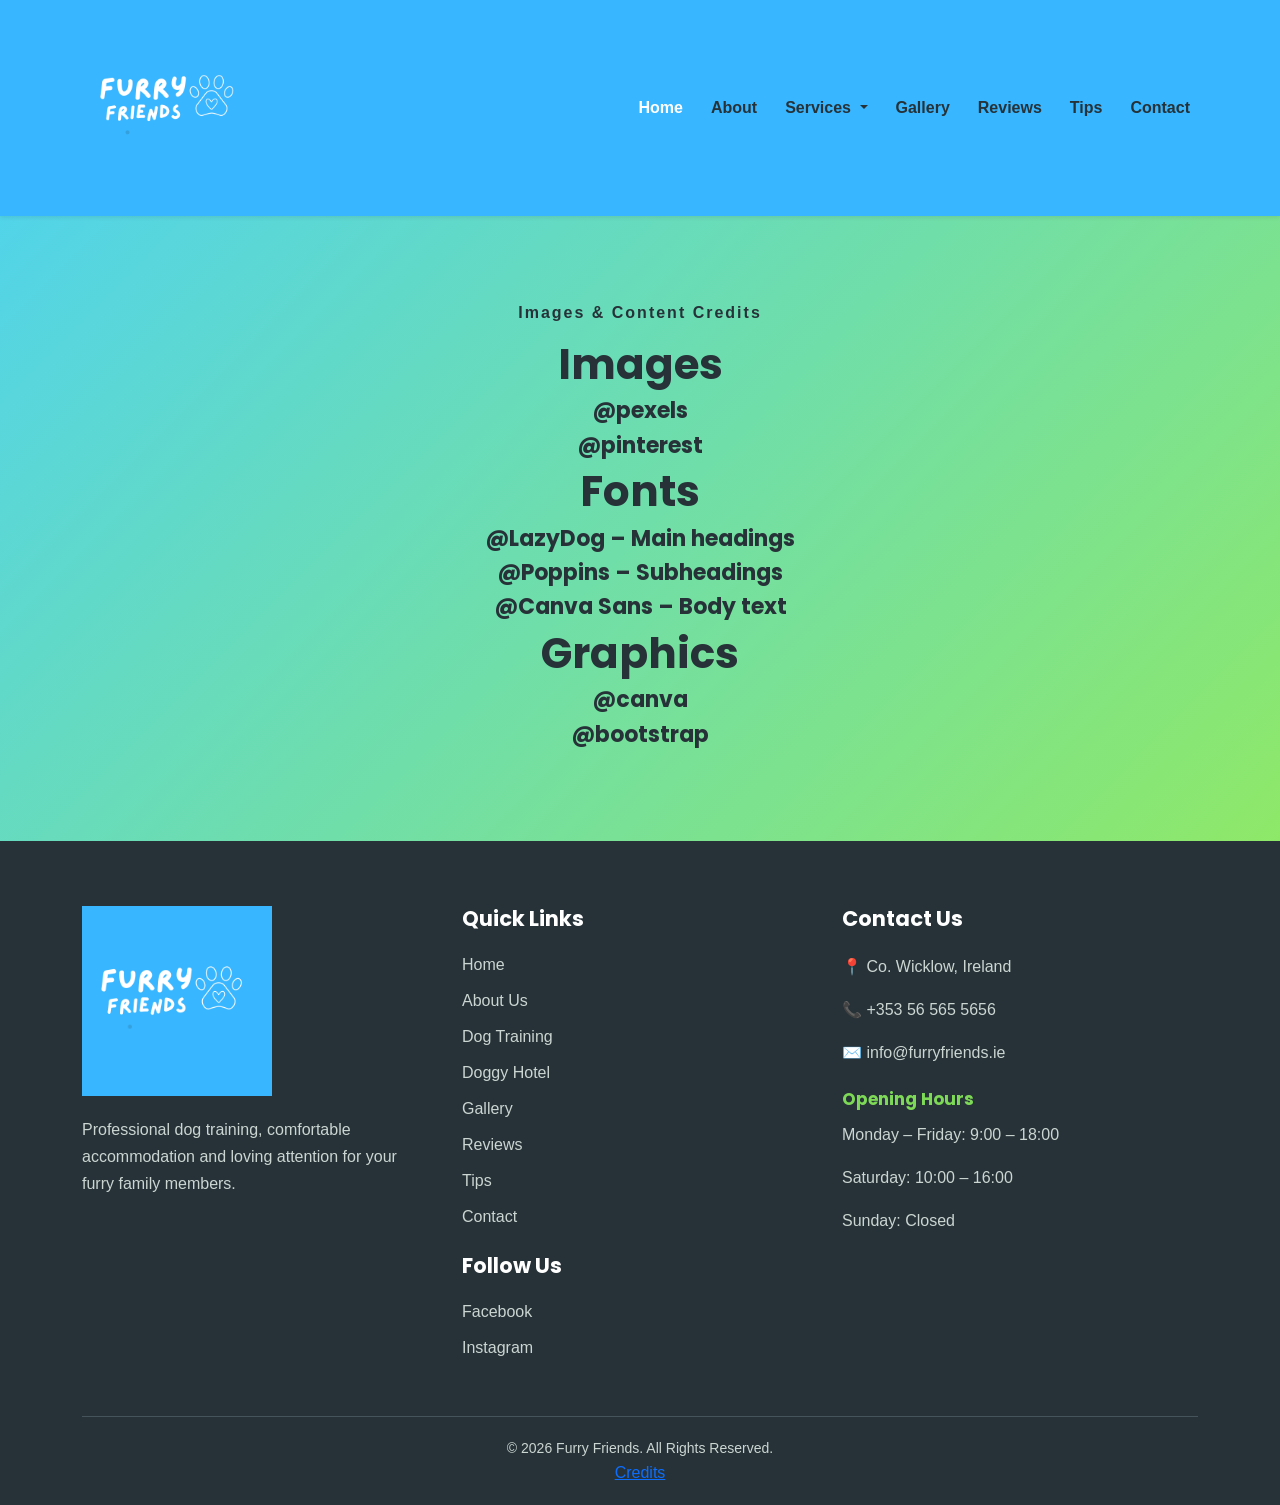
<file: credits.html>
<!DOCTYPE html>
<html lang="en">

<head>
    <meta charset="UTF-8">
    <meta name="viewport" content="width=device-width, initial-scale=1.0">

    <title>Credits | Furry Friends</title>

    <link href="https://cdn.jsdelivr.net/npm/bootstrap@5.3.8/dist/css/bootstrap.min.css" rel="stylesheet">

    <link rel="preconnect" href="https://fonts.googleapis.com">
    <link rel="preconnect" href="https://fonts.gstatic.com" crossorigin>
    <link href="https://fonts.googleapis.com/css2?family=Poppins:wght@400;500;600;700&display=swap" rel="stylesheet">

    <link rel="stylesheet" href="css/style.css">
</head>

<body>

    <!-- NAVBAR -->
<nav class="navbar navbar-expand-lg navbar-light bg-white sticky-top shadow-sm">

    <div class="container">

        <!-- LOGO -->
        
<a class="navbar-brand" href="index.html">
    <img src="images/logo.png"
         alt="Furry Friends Logo"
         class="navbar-logo">
</a>


        <!-- MOBILE MENU BUTTON -->
        <button class="navbar-toggler"
                type="button"
                data-bs-toggle="collapse"
                data-bs-target="#mainNavbar"
                aria-controls="mainNavbar"
                aria-expanded="false"
                aria-label="Toggle navigation">

            <span class="navbar-toggler-icon"></span>

        </button>

        <!-- NAVIGATION LINKS -->
        <div class="collapse navbar-collapse" id="mainNavbar">

            <ul class="navbar-nav ms-auto">

                <li class="nav-item">
                    <a class="nav-link active" href="index.html">Home</a>
                </li>

                <li class="nav-item">
                    <a class="nav-link" href="about.html">About</a>
                </li>

                <!-- DROPDOWN MENU -->
                <li class="nav-item dropdown">

                    <a class="nav-link dropdown-toggle"
                       href="#"
                       role="button"
                       data-bs-toggle="dropdown"
                       aria-expanded="false">
                        Services
                    </a>

                <ul class="dropdown-menu">
                        <li><a class="dropdown-item" href="dog-training.html">Dog Training</a></li>
                        <li><a class="dropdown-item" href="doggy-hotel.html">Doggy Hotel</a></li>
                    </ul>
                </li>

                <li class="nav-item">
                    <a class="nav-link" href="gallery.html">Gallery</a>
                </li>

                <li class="nav-item">
                    <a class="nav-link" href="testimonials.html">Reviews</a>
                </li>

                <li class="nav-item">
                    <a class="nav-link" href="tips.html">Tips</a>
                </li>

                <li class="nav-item">
                    <a class="nav-link" href="contact.html">Contact</a>
                </li>

            </ul>

        </div>

    </div>

</nav>



    <!-- OUR MISSION -->
    <section class="mission-section">
        <div class="container text-center">

            <span class="section-label">Images & Content Credits</span>

           <h1>Images</h1>
        
            <h3> @pexels</h3>
            <h3> @pinterest</h3>

          
            <h1>Fonts</h1>



       <h3>@LazyDog – Main headings</h3>
       <h3>@Poppins – Subheadings</h3>
        <h3>@Canva Sans – Body text</h3>
        
    
            <h1>Graphics</h1>



       <h3>@canva</h3>
       <h3>@bootstrap</h3>
        
    
    
    </section>


    <!-- FOOTER -->
    <footer class="main-footer">

        <div class="container">

            <div class="row g-4">

                <div class="col-lg-4 col-md-6">

                    <img src="images/logo.png"
                         alt="Furry Friends Logo"
                         class="footer-logo">

                    <p class="footer-description">
                        Professional dog training, comfortable accommodation
                        and loving attention for your furry family members.
                    </p>

                </div>

                <div class="col-lg-4 col-md-6">

                    <h3>Quick Links</h3>

                    <ul class="footer-links">
                        <li><a href="index.html">Home</a></li>
                        <li><a href="about.html">About Us</a></li>
                        <li><a href="dog-training.html">Dog Training</a></li>
                        <li><a href="doggy-hotel.html">Doggy Hotel</a></li>
                        <li><a href="gallery.html">Gallery</a></li>
                        <li><a href="testimonials.html">Reviews</a></li>
                        <li><a href="tips.html">Tips</a></li>
                        <li><a href="contact.html">Contact</a></li>
                    </ul>

                                              <h3 class="mt-4">Follow Us</h3>

    <ul class="footer-links">
    <li>
        <a href="https://www.facebook.com/"
           target="_blank"
           rel="noopener noreferrer">Facebook</a>
    </li>

    <li>
        <a href="https://www.instagram.com/"
           target="_blank"
           rel="noopener noreferrer">Instagram</a>
    </li>
</ul>
                </div>
 <!-- CONTACT -->
            <div class="col-lg-4 col-md-12">

                <h3>Contact Us</h3>

                <p>📍 Co. Wicklow, Ireland</p>
                <p>📞 +353 56 565 5656</p>
                <p>✉️ info@furryfriends.ie</p>

                <h4>Opening Hours</h4>

                <p>Monday – Friday: 9:00 – 18:00</p>
                <p>Saturday: 10:00 – 16:00</p>
                <p>Sunday: Closed</p>

            </div>

        </div>

        <!-- COPYRIGHT -->
        <div class="footer-bottom">

            <p>
                © 2026 Furry Friends. All Rights Reserved.
            </p>
       <a href="credits.html" class="footer-credit-link">
    Credits
</a>
        </div>

    </div>

</footer>


<script src="https://cdn.jsdelivr.net/npm/bootstrap@5.3.8/dist/js/bootstrap.bundle.min.js"></script>

<script src="js/script.js"></script>

</body>

</html>
</file>
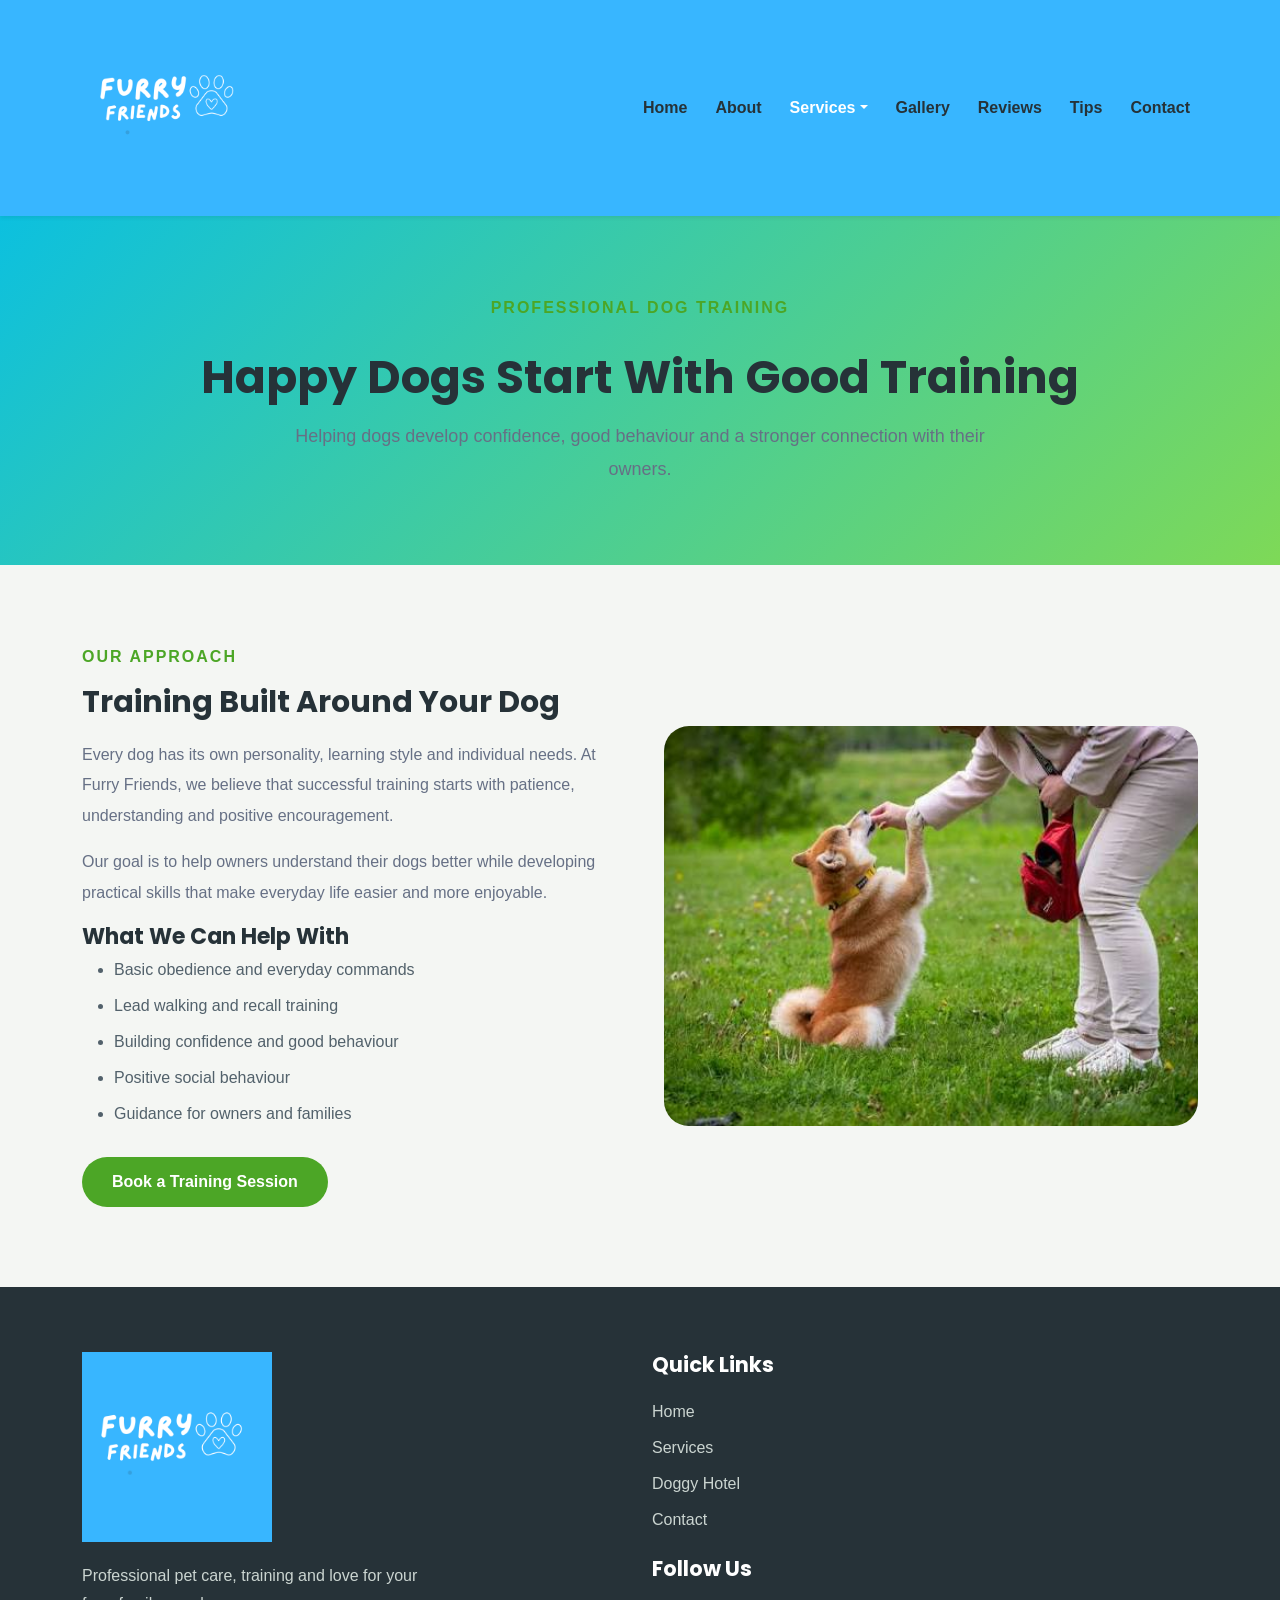
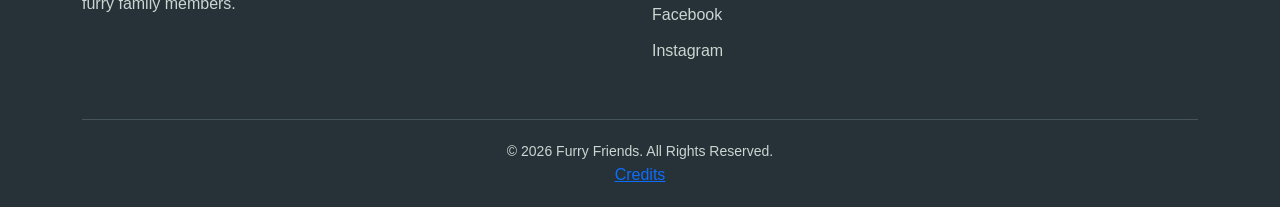
<file: dog-training.html>
<!DOCTYPE html>
<html lang="en">
<head>
    <meta charset="UTF-8">
    <meta name="viewport" content="width=device-width, initial-scale=1.0">

    <title>Dog Training | Furry Friends</title>

    <link href="https://cdn.jsdelivr.net/npm/bootstrap@5.3.8/dist/css/bootstrap.min.css" rel="stylesheet">
    <link rel="preconnect" href="https://fonts.googleapis.com">
    <link rel="preconnect" href="https://fonts.gstatic.com" crossorigin>
    <link href="https://fonts.googleapis.com/css2?family=Poppins:wght@400;500;600;700&display=swap" rel="stylesheet">
    <link rel="stylesheet" href="css/style.css">

    <style>
        .detail-hero {
            padding: 80px 20px;
            text-align: center;
            background: linear-gradient(135deg,#0cc0df,#7ed957);
        }

        .detail-hero h1 {
            font-size: 46px;
            margin: 15px 0;
        }

        .detail-hero p {
            max-width: 700px;
            margin: auto;
            line-height: 1.8;
            color: #667085;
            font-size: 18px;
        }

        .detail-content {
            padding: 80px 0;
            background:#f4f6f3;
        }

        .detail-content img {
            width: 100%;
            height: 400px;
            object-fit: cover;
            border-radius: 25px;
        }

        .detail-content p {
            color: #667085;
            line-height: 1.9;
        }

        .detail-content h2 {
            margin-bottom: 20px;
        }

        .detail-content li {
            margin-bottom: 12px;
            color: #52616b;
        }

        .detail-button {
            display: inline-block;
            background: #4ca626;
            color: white;
            padding: 13px 30px;
            border-radius: 30px;
            text-decoration: none;
            font-weight: 600;
            margin-top: 15px;
        }

        .detail-button:hover {
            background: #38b6ff;
            color: white;
        }

        @media(max-width: 768px) {
            .detail-hero h1 { font-size: 32px; }
            .detail-content { padding: 45px 0; }
            .detail-content img { height: 280px; margin-top: 25px; }
        }
    </style>
</head>

<body>

<!-- NAVBAR -->
<nav class="navbar navbar-expand-lg navbar-light bg-white sticky-top shadow-sm">
    <div class="container">

        <a class="navbar-brand" href="index.html">
            <img src="images/logo.png" alt="Furry Friends Logo" class="navbar-logo">
        </a>

        <button class="navbar-toggler" type="button"
                data-bs-toggle="collapse"
                data-bs-target="#mainNavbar">
            <span class="navbar-toggler-icon"></span>
        </button>

        <div class="collapse navbar-collapse" id="mainNavbar">
            <ul class="navbar-nav ms-auto">
                <li class="nav-item"><a class="nav-link" href="index.html">Home</a></li>
                <li class="nav-item"><a class="nav-link" href="about.html">About</a></li>

                <li class="nav-item dropdown">
                    <a class="nav-link dropdown-toggle active" href="#"
                       data-bs-toggle="dropdown">Services</a>
                    <ul class="dropdown-menu">
                        <li><a class="dropdown-item" href="dog-training.html">Dog Training</a></li>
                        <li><a class="dropdown-item" href="doggy-hotel.html">Doggy Hotel</a></li>
                    </ul>
                </li>

                <li class="nav-item"><a class="nav-link" href="gallery.html">Gallery</a></li>
                <li class="nav-item"><a class="nav-link" href="testimonials.html">Reviews</a></li>
                <li class="nav-item"><a class="nav-link" href="tips.html">Tips</a></li>
                <li class="nav-item"><a class="nav-link" href="contact.html">Contact</a></li>
            </ul>
        </div>
    </div>
</nav>

<!-- HERO -->
<section class="detail-hero">
    <div class="container">
        <span class="section-label">PROFESSIONAL DOG TRAINING</span>
        <h1>Happy Dogs Start With Good Training</h1>
        <p>
            Helping dogs develop confidence, good behaviour and
            a stronger connection with their owners.
        </p>
    </div>
</section>

<!-- MAIN CONTENT -->
<section class="detail-content">
    <div class="container">
        <div class="row align-items-center g-5">

            <div class="col-lg-6">
                <span class="section-label">OUR APPROACH</span>
                <h2>Training Built Around Your Dog</h2>

                <p>
                    Every dog has its own personality, learning style
                    and individual needs. At Furry Friends, we believe
                    that successful training starts with patience,
                    understanding and positive encouragement.
                </p>

                <p>
                    Our goal is to help owners understand their dogs
                    better while developing practical skills that
                    make everyday life easier and more enjoyable.
                </p>

                <h3>What We Can Help With</h3>

                <ul>
                    <li>Basic obedience and everyday commands</li>
                    <li>Lead walking and recall training</li>
                    <li>Building confidence and good behaviour</li>
                    <li>Positive social behaviour</li>
                    <li>Guidance for owners and families</li>
                </ul>

                <a href="contact.html" class="detail-button">
                    Book a Training Session
                </a>
            </div>

            <div class="col-lg-6">
                <img src="images/dog-training.jpg"
                     alt="Dog taking part in a training session">
            </div>

        </div>
    </div>
</section>

<!-- FOOTER -->
<footer class="main-footer">
    <div class="container">
        <div class="row g-4">
            <div class="col-md-6">
                <img src="images/logo.png" alt="Furry Friends Logo" class="footer-logo">
                <p class="footer-description">
                    Professional pet care, training and love for your furry family members.
                </p>
            </div>

            <div class="col-md-6">
                <h3>Quick Links</h3>
                <ul class="footer-links">
                    <li><a href="index.html">Home</a></li>
                    <li><a href="services.html">Services</a></li>
                    <li><a href="doggy-hotel.html">Doggy Hotel</a></li>
                    <li><a href="contact.html">Contact</a></li>
                </ul>
                <h3 class="mt-4">Follow Us</h3>

<ul class="footer-links">
    <li>
        <a href="https://www.facebook.com/"
           target="_blank"
           rel="noopener noreferrer">Facebook</a>
    </li>

    <li>
        <a href="https://www.instagram.com/"
           target="_blank"
           rel="noopener noreferrer">Instagram</a>
    </li>
</ul>
            </div>
        </div>
        <div class="footer-bottom">
            <p>© 2026 Furry Friends. All Rights Reserved.</p>
            <a href="credits.html" class="footer-credit-link">
    Credits
</a>
        </div>
    </div>
</footer>

<script src="https://cdn.jsdelivr.net/npm/bootstrap@5.3.8/dist/js/bootstrap.bundle.min.js"></script>
<script src="js/script.js"></script>

</body>
</html>
</file>
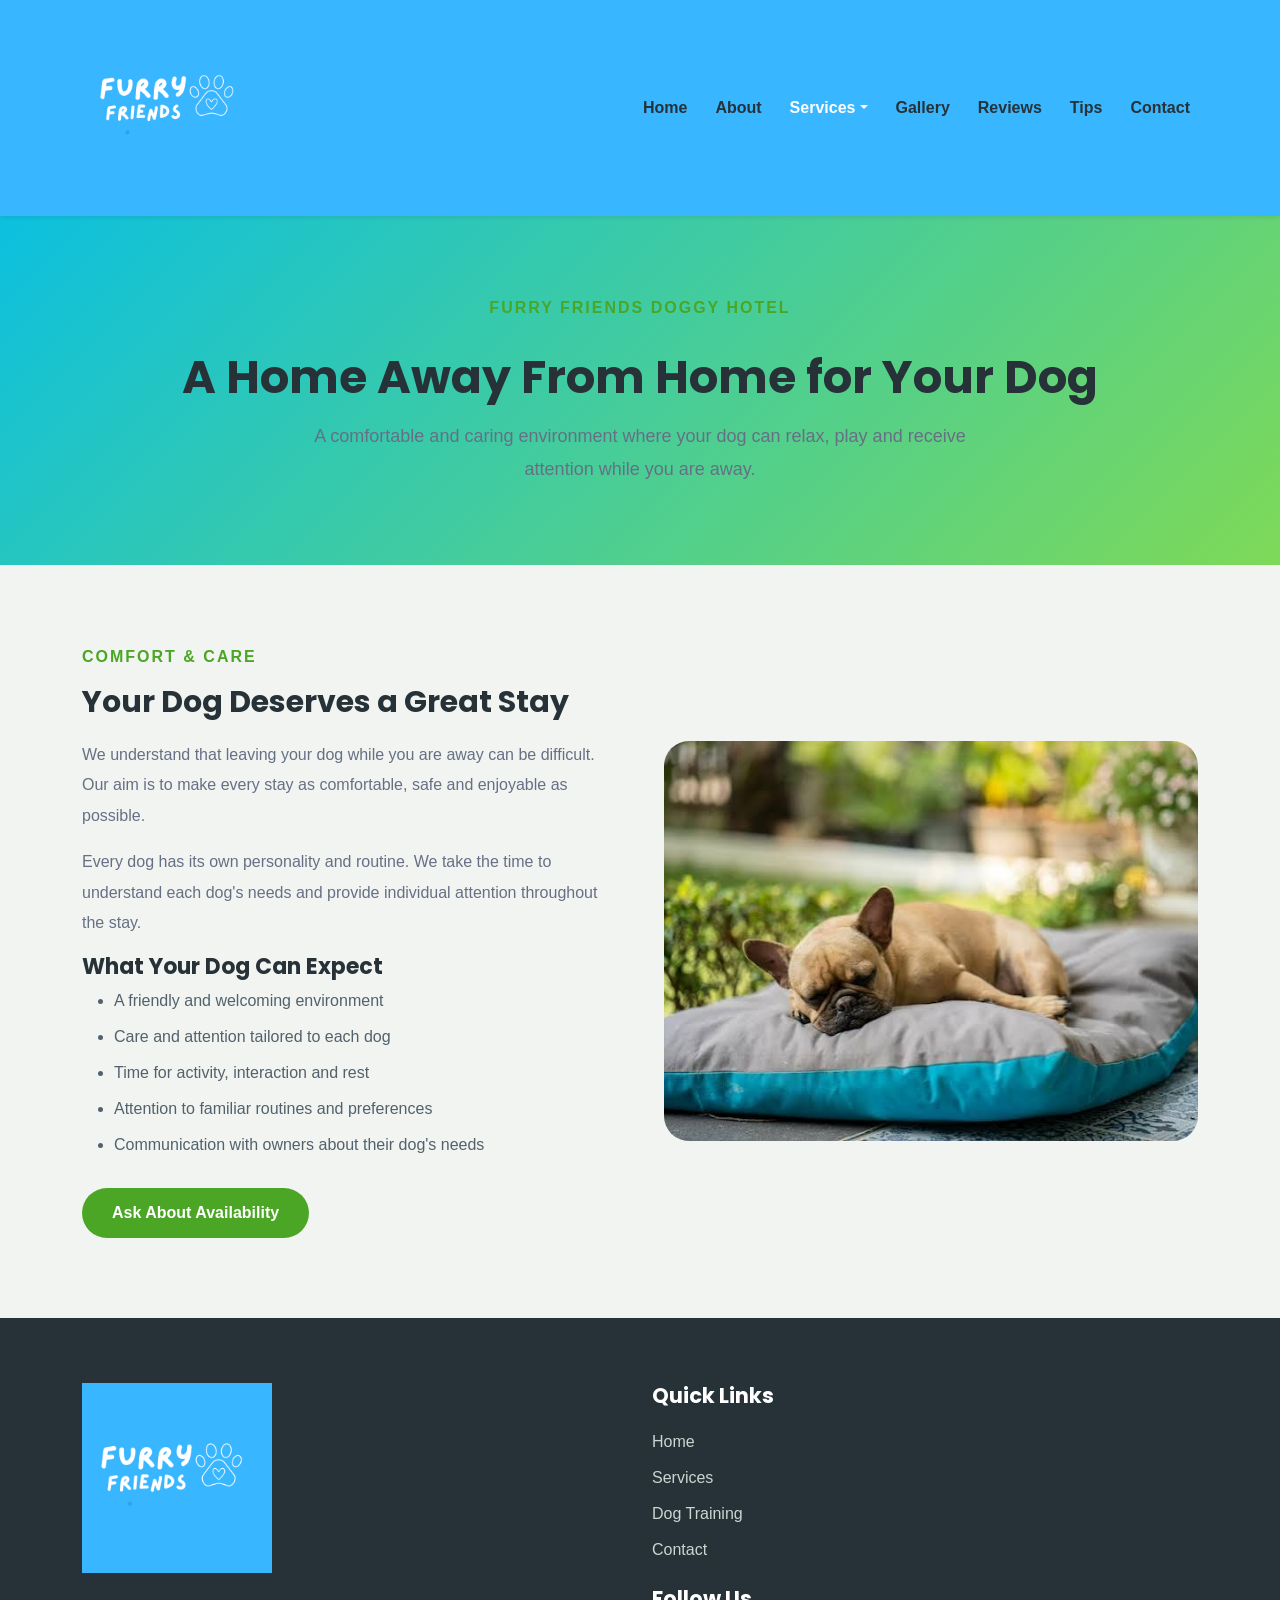
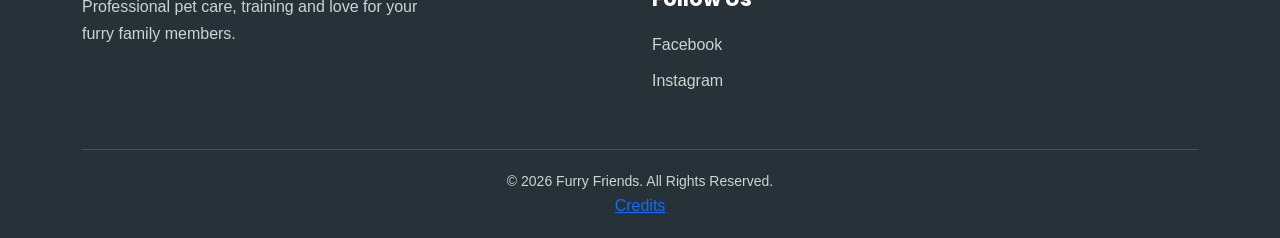
<file: doggy-hotel.html>
<!DOCTYPE html>
<html lang="en">
<head>
    <meta charset="UTF-8">
    <meta name="viewport" content="width=device-width, initial-scale=1.0">

    <title>Doggy Hotel | Furry Friends</title>

    <link href="https://cdn.jsdelivr.net/npm/bootstrap@5.3.8/dist/css/bootstrap.min.css" rel="stylesheet">
    <link rel="preconnect" href="https://fonts.googleapis.com">
    <link rel="preconnect" href="https://fonts.gstatic.com" crossorigin>
    <link href="https://fonts.googleapis.com/css2?family=Poppins:wght@400;500;600;700&display=swap" rel="stylesheet">
    <link rel="stylesheet" href="css/style.css">

    <style>
        .detail-hero {
            padding: 80px 20px;
            text-align: center;
            background: linear-gradient(135deg,#0cc0df,#7ed957);
        }

        .detail-hero h1 {
            font-size: 46px;
            margin: 15px 0;
        }

        .detail-hero p {
            max-width: 700px;
            margin: auto;
            line-height: 1.8;
            color: #667085;
            font-size: 18px;
        }

        .detail-content {
            padding: 80px 0;
            background:#f2f4f1;
        }

        .detail-content img {
            width: 100%;
            height: 400px;
            object-fit: cover;
            border-radius: 25px;
        }

        .detail-content p {
            color: #667085;
            line-height: 1.9;
        }

        .detail-content h2 {
            margin-bottom: 20px;
        }

        .detail-content li {
            margin-bottom: 12px;
            color: #52616b;
        }

        .detail-button {
            display: inline-block;
            background: #4ca626;
            color: white;
            padding: 13px 30px;
            border-radius: 30px;
            text-decoration: none;
            font-weight: 600;
            margin-top: 15px;
        }

        .detail-button:hover {
            background: #38b6ff;
            color: white;
        }

        @media(max-width: 768px) {
            .detail-hero h1 { font-size: 32px; }
            .detail-content { padding: 45px 0; }
            .detail-content img { height: 280px; margin-top: 25px; }
        }
    </style>
</head>

<body>

<!-- NAVBAR -->
<nav class="navbar navbar-expand-lg navbar-light bg-white sticky-top shadow-sm">
    <div class="container">

        <a class="navbar-brand" href="index.html">
            <img src="images/logo.png" alt="Furry Friends Logo" class="navbar-logo">
        </a>

       <button class="navbar-toggler" type="button"
        data-bs-toggle="collapse"
        data-bs-target="#mainNavbar"
        aria-controls="mainNavbar"
        aria-expanded="false"
        aria-label="Toggle navigation">
            <span class="navbar-toggler-icon"></span>
        </button>

        <div class="collapse navbar-collapse" id="mainNavbar">
            <ul class="navbar-nav ms-auto">
                <li class="nav-item"><a class="nav-link" href="index.html">Home</a></li>
                <li class="nav-item"><a class="nav-link" href="about.html">About</a></li>

                <li class="nav-item dropdown">
                    <a class="nav-link dropdown-toggle active" href="#"
                       data-bs-toggle="dropdown">Services</a>
                    <ul class="dropdown-menu">
                        <li><a class="dropdown-item" href="dog-training.html">Dog Training</a></li>
                        <li><a class="dropdown-item" href="doggy-hotel.html">Doggy Hotel</a></li>
                    </ul>
                </li>

                <li class="nav-item"><a class="nav-link" href="gallery.html">Gallery</a></li>
                <li class="nav-item"><a class="nav-link" href="testimonials.html">Reviews</a></li>
                <li class="nav-item"><a class="nav-link" href="tips.html">Tips</a></li>
                <li class="nav-item"><a class="nav-link" href="contact.html">Contact</a></li>
            </ul>
        </div>
    </div>
</nav>

<!-- HERO -->
<section class="detail-hero">
    <div class="container">
        <span class="section-label">FURRY FRIENDS DOGGY HOTEL</span>
        <h1>A Home Away From Home for Your Dog</h1>
        <p>
            A comfortable and caring environment where your dog
            can relax, play and receive attention while you are away.
        </p>
    </div>
</section>

<!-- MAIN CONTENT -->
<section class="detail-content">
    <div class="container">
        <div class="row align-items-center g-5">

            <div class="col-lg-6">
                <span class="section-label">COMFORT & CARE</span>
                <h2>Your Dog Deserves a Great Stay</h2>

                <p>
                    We understand that leaving your dog while you are
                    away can be difficult. Our aim is to make every
                    stay as comfortable, safe and enjoyable as possible.
                </p>

                <p>
                    Every dog has its own personality and routine.
                    We take the time to understand each dog's needs
                    and provide individual attention throughout the stay.
                </p>

                <h3>What Your Dog Can Expect</h3>

                <ul>
                    <li>A friendly and welcoming environment</li>
                    <li>Care and attention tailored to each dog</li>
                    <li>Time for activity, interaction and rest</li>
                    <li>Attention to familiar routines and preferences</li>
                    <li>Communication with owners about their dog's needs</li>
                </ul>

                <a href="contact.html" class="detail-button">
                    Ask About Availability
                </a>
            </div>

            <div class="col-lg-6">
                <img src="images/doggy-hotel.jpg"
                     alt="Happy dog relaxing at the Doggy Hotel">
            </div>

        </div>
    </div>
</section>

<!-- FOOTER -->
<footer class="main-footer">
    <div class="container">
        <div class="row g-4">
            <div class="col-md-6">
                <img src="images/logo.png" alt="Furry Friends Logo" class="footer-logo">
                <p class="footer-description">
                    Professional pet care, training and love for your furry family members.
                </p>
            </div>

            <div class="col-md-6">
                <h3>Quick Links</h3>
                <ul class="footer-links">
                    <li><a href="index.html">Home</a></li>
                    <li><a href="services.html">Services</a></li>
                    <li><a href="dog-training.html">Dog Training</a></li>
                    <li><a href="contact.html">Contact</a></li>
                </ul>
                <h3 class="mt-4">Follow Us</h3>

<ul class="footer-links">
    <li>
        <a href="https://www.facebook.com/"
           target="_blank"
           rel="noopener noreferrer">Facebook</a>
    </li>

    <li>
        <a href="https://www.instagram.com/"
           target="_blank"
           rel="noopener noreferrer">Instagram</a>
    </li>
</ul>
            </div>
        </div>
        <div class="footer-bottom">
            <p>© 2026 Furry Friends. All Rights Reserved.</p>
            <a href="credits.html" class="footer-credit-link">
    Credits
</a>
        </div>
    </div>
</footer>

<script src="https://cdn.jsdelivr.net/npm/bootstrap@5.3.8/dist/js/bootstrap.bundle.min.js"></script>
<script src="js/script.js"></script>

</body>
</html>
</file>
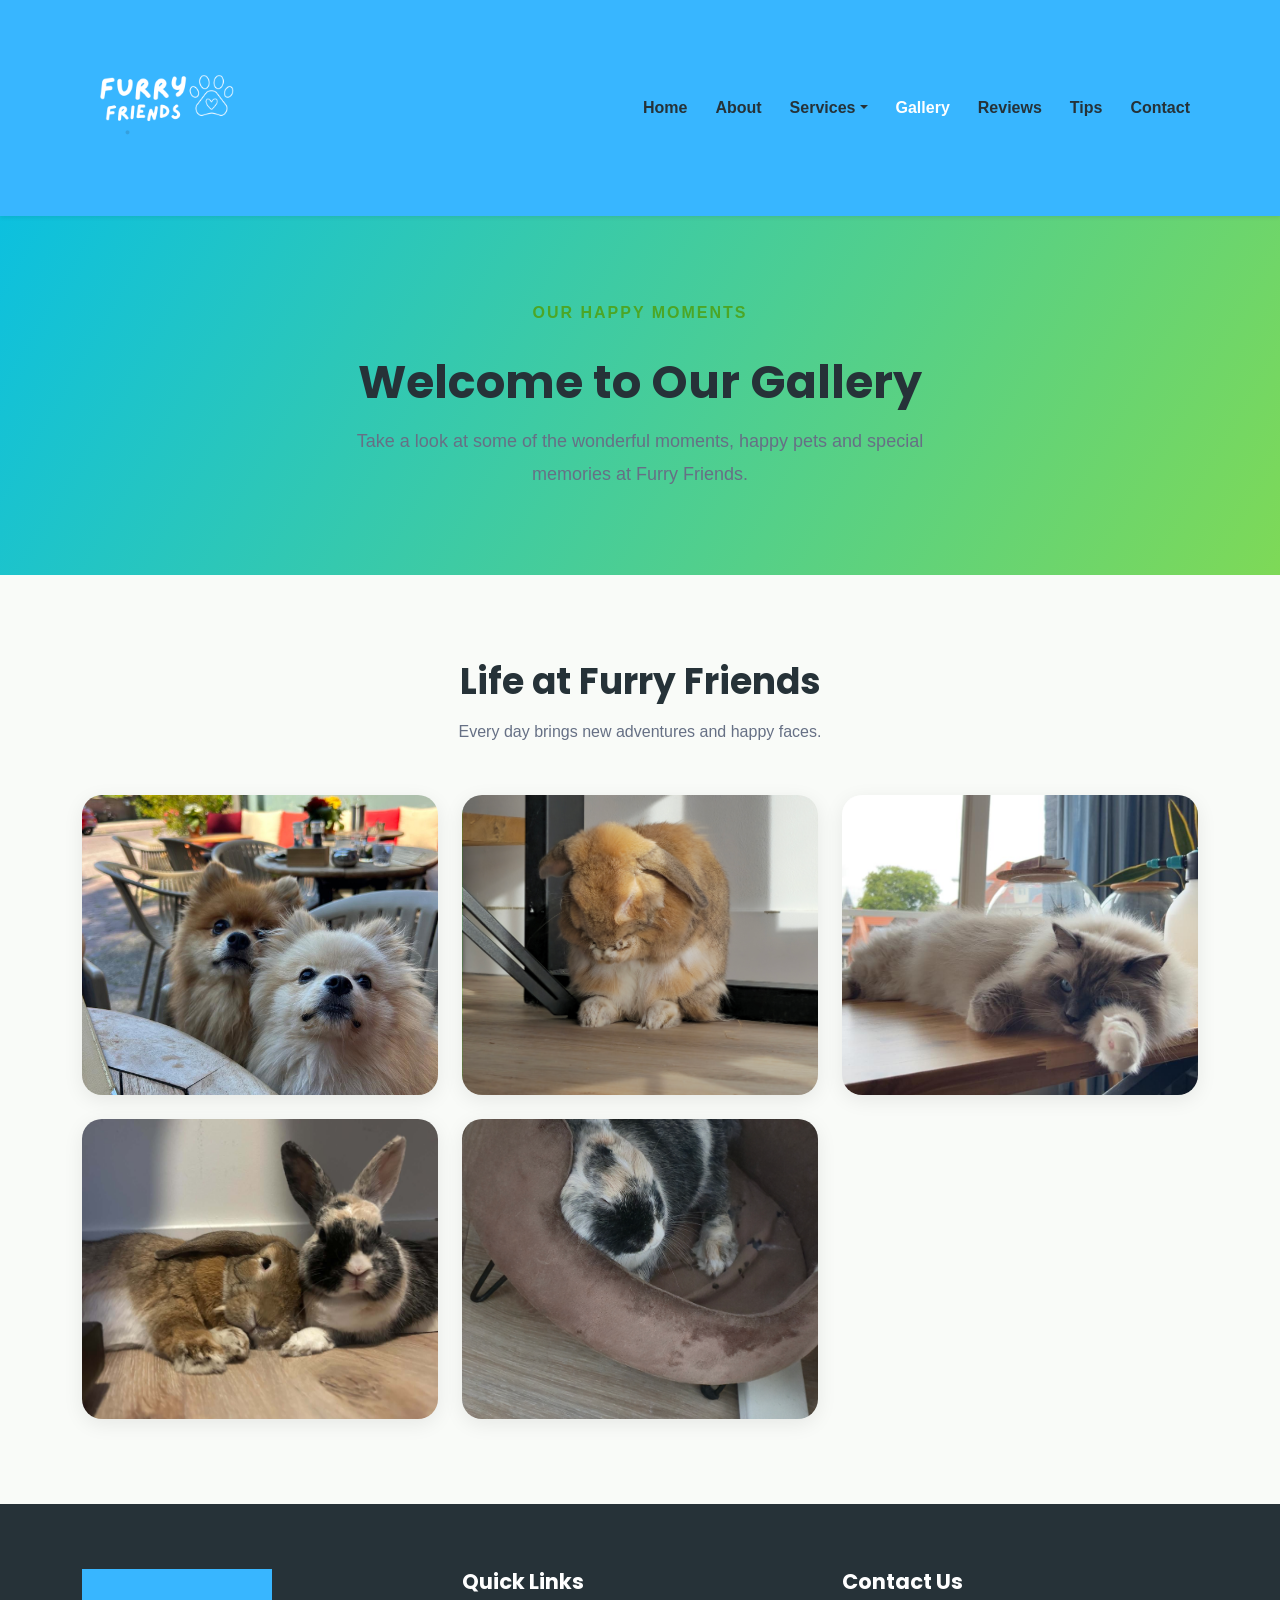
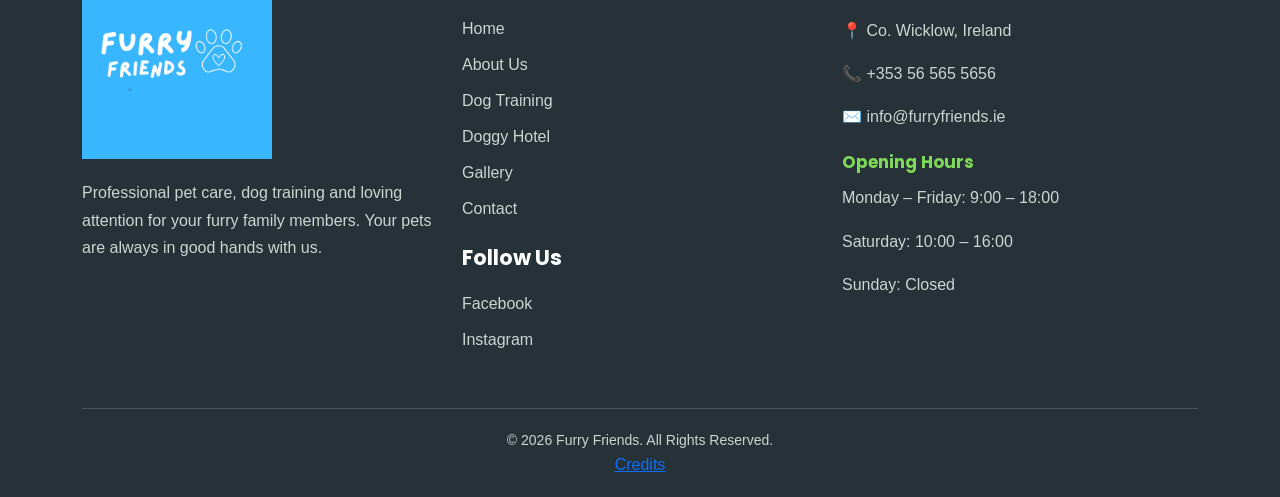
<file: gallery.html>
<!DOCTYPE html>
<html lang="en">

<head>
    <meta charset="UTF-8">
    <meta name="viewport" content="width=device-width, initial-scale=1.0">

    <title>Gallery | Furry Friends</title>

    <link href="https://cdn.jsdelivr.net/npm/bootstrap@5.3.8/dist/css/bootstrap.min.css" rel="stylesheet">

    <link rel="preconnect" href="https://fonts.googleapis.com">
    <link rel="preconnect" href="https://fonts.gstatic.com" crossorigin>
    <link href="https://fonts.googleapis.com/css2?family=Poppins:wght@400;500;600;700&display=swap" rel="stylesheet">

    <link rel="stylesheet" href="css/style.css">
</head>

<body>

<!-- NAVBAR -->
<nav class="navbar navbar-expand-lg navbar-light bg-white sticky-top shadow-sm">
    <div class="container">

        <a class="navbar-brand" href="index.html">
            <img src="images/logo.png" alt="Furry Friends Logo" class="navbar-logo">
        </a>

        <button class="navbar-toggler" type="button"
                data-bs-toggle="collapse"
                data-bs-target="#mainNavbar">
            <span class="navbar-toggler-icon"></span>
        </button>

        <div class="collapse navbar-collapse" id="mainNavbar">
            <ul class="navbar-nav ms-auto">

                <li class="nav-item">
                    <a class="nav-link" href="index.html">Home</a>
                </li>

                <li class="nav-item">
                    <a class="nav-link" href="about.html">About</a>
                </li>

                <li class="nav-item dropdown">
                    <a class="nav-link dropdown-toggle" href="#"
                       data-bs-toggle="dropdown">Services</a>

                    <ul class="dropdown-menu">
                        <li><a class="dropdown-item" href="dog-training.html">Dog Training</a></li>
                        <li><a class="dropdown-item" href="doggy-hotel.html">Doggy Hotel</a></li>
                    </ul>
                </li>

                <li class="nav-item">
                    <a class="nav-link active" href="gallery.html">Gallery</a>
                </li>

                <li class="nav-item">
                    <a class="nav-link" href="testimonials.html">Reviews</a>
                </li>

                <li class="nav-item">
                    <a class="nav-link" href="tips.html">Tips</a>
                </li>

                <li class="nav-item">
                    <a class="nav-link" href="contact.html">Contact</a>
                </li>

            </ul>
        </div>
    </div>
</nav>


<!-- GALLERY HERO -->
<section class="gallery-hero">
    <div class="container text-center">
        <span class="section-label">OUR HAPPY MOMENTS</span>

        <h1>Welcome to Our Gallery</h1>

        <p>
            Take a look at some of the wonderful moments,
            happy pets and special memories at Furry Friends.
        </p>
    </div>
</section>

<!-- GALLERY -->
<section class="gallery-section">
    <div class="container">

        <div class="section-heading text-center">
            <h2>Life at Furry Friends</h2>
            <p>Every day brings new adventures and happy faces.</p>
        </div>

        <div class="row g-4">

           <div class="col-md-6 col-lg-4">
    <div class="gallery-card">
        <img src="images/pet01.jpg"
             alt="Dogs at cafe"
             class="img-fluid">

        <div>
            
        </div>
    </div>
</div>

            <div class="col-md-6 col-lg-4">
                <div class="gallery-card">
                    <img src="images/pet04.jpg" alt="Rabbit cleaning routine">
                    <div class="img-fluid">
                        
                    </div>
                </div>
            </div>

            <div class="col-md-6 col-lg-4">
                <div class="gallery-card">
                    <img src="images/pet02.jpg" alt="Cat lying on the table">
                    <div class="img-fluid">
                        
                    </div>
                </div>
            </div>

            <div class="col-md-6 col-lg-4">
                <div class="gallery-card">
                    <img src="images/pet03.jpg" alt="Two rabbits Rashford and Rosie">
                    <div class="img-fluid">
                       
                    </div>
                </div>
            </div>

           
            <div class="col-md-6 col-lg-4">
                <div class="gallery-card">
                    <img src="images/pet05.jpg" alt="Rabbit sleeping">
                    <div class="img-fluid">
                        
                    </div>
                </div>
            </div>

        </div>
    </div>
</section>

<!-- FOOTER -->
<footer class="main-footer">

    <div class="container">

        <div class="row g-4">

            <!-- ABOUT -->
            <div class="col-lg-4 col-md-6">

                <img src="images/logo.png"
                     alt="Furry Friends Logo"
                     class="footer-logo">

                <p class="footer-description">
                    Professional pet care, dog training and
                    loving attention for your furry family members.
                    Your pets are always in good hands with us.
                </p>

            </div>

            <!-- QUICK LINKS -->
            <div class="col-lg-4 col-md-6">

                <h3>Quick Links</h3>

                <ul class="footer-links">
                    <li><a href="index.html">Home</a></li>
                    <li><a href="about.html">About Us</a></li>
                    <li><a href="dog-training.html">Dog Training</a></li>
                    <li><a href="doggy-hotel.html">Doggy Hotel</a></li>
                    <li><a href="gallery.html">Gallery</a></li>
                    <li><a href="contact.html">Contact</a></li>
                </ul>
                <h3 class="mt-4">Follow Us</h3>

<ul class="footer-links">
    <li>
        <a href="https://www.facebook.com/"
           target="_blank"
           rel="noopener noreferrer">Facebook</a>
    </li>

    <li>
        <a href="https://www.instagram.com/"
           target="_blank"
           rel="noopener noreferrer">Instagram</a>
    </li>
</ul>

            </div>

           <!-- CONTACT -->
            <div class="col-lg-4 col-md-12">

                <h3>Contact Us</h3>

                <p>📍 Co. Wicklow, Ireland</p>
                <p>📞 +353 56 565 5656</p>
                <p>✉️ info@furryfriends.ie</p>

                <h4>Opening Hours</h4>

                <p>Monday – Friday: 9:00 – 18:00</p>
                <p>Saturday: 10:00 – 16:00</p>
                <p>Sunday: Closed</p>

            </div>

        </div>

        <!-- COPYRIGHT -->
        <div class="footer-bottom">

            <p>
                © 2026 Furry Friends. All Rights Reserved.
            </p>
<a href="credits.html" class="footer-credit-link">
    Credits
</a>
        </div>

    </div>

</footer>


<script src="https://cdn.jsdelivr.net/npm/bootstrap@5.3.8/dist/js/bootstrap.bundle.min.js"></script>

<script src="js/script.js"></script>

</body>

</html>
</file>
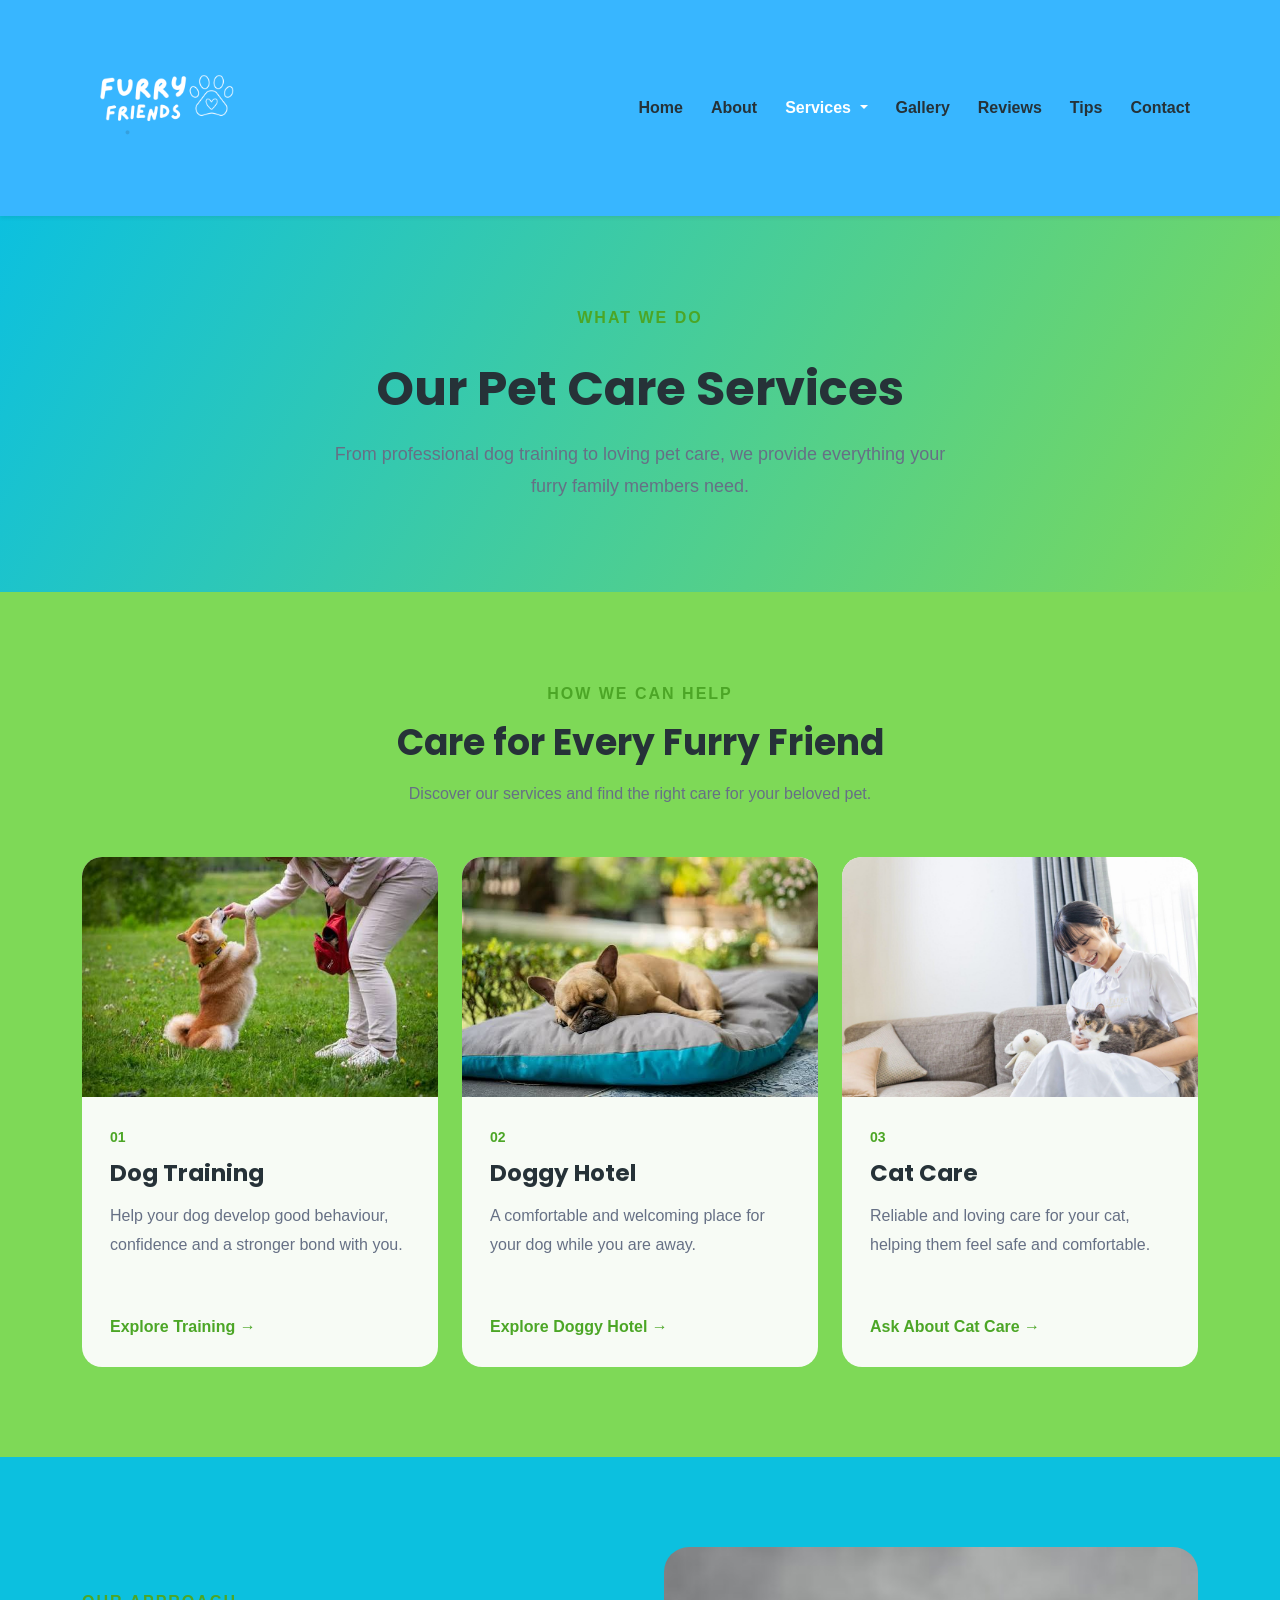
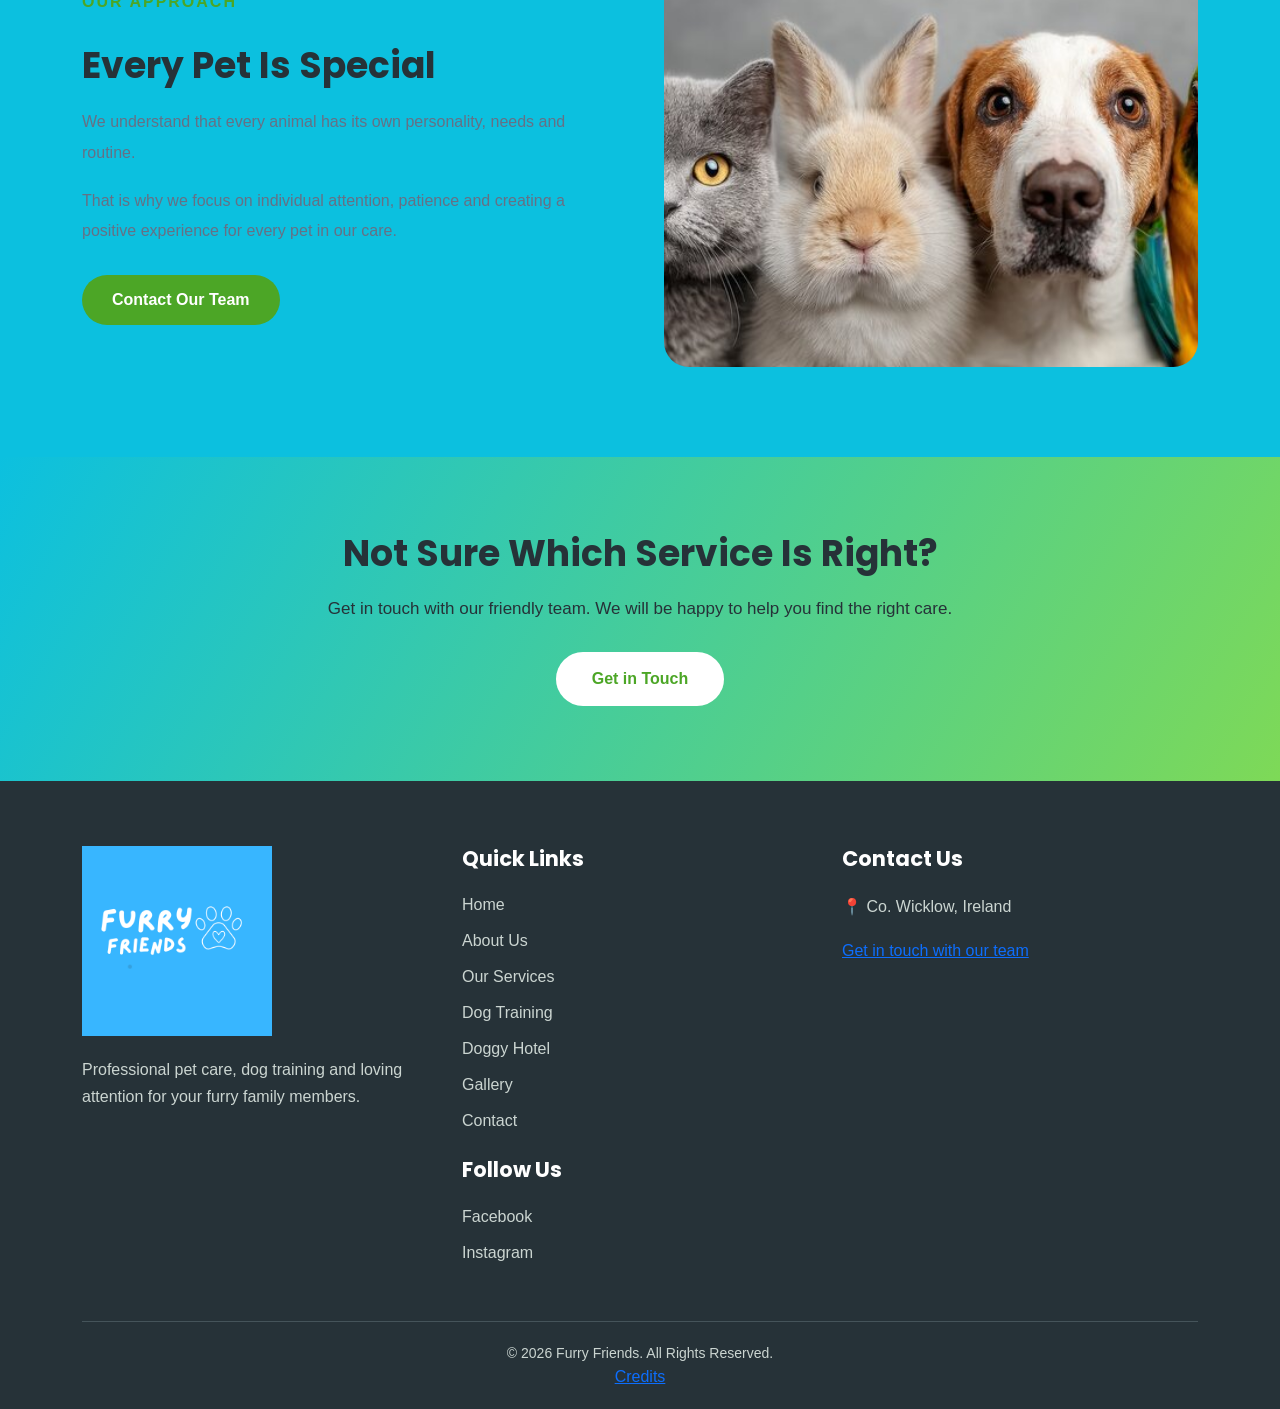
<file: services.html>
<!DOCTYPE html>
<html lang="en">

<head>
    <meta charset="UTF-8">
    <meta name="viewport" content="width=device-width, initial-scale=1.0">

    <title>Our Services | Furry Friends</title>

    <!-- BOOTSTRAP -->
    <link href="https://cdn.jsdelivr.net/npm/bootstrap@5.3.8/dist/css/bootstrap.min.css" rel="stylesheet">

    <!-- GOOGLE FONTS -->
    <link rel="preconnect" href="https://fonts.googleapis.com">
    <link rel="preconnect" href="https://fonts.gstatic.com" crossorigin>
    <link href="https://fonts.googleapis.com/css2?family=Poppins:wght@400;500;600;700&display=swap" rel="stylesheet">

    <!-- CUSTOM CSS -->
    <link rel="stylesheet" href="css/style.css">

</head>

<body>

    <!-- NAVBAR -->
    <nav class="navbar navbar-expand-lg navbar-light bg-white sticky-top shadow-sm">

        <div class="container">

            <a class="navbar-brand" href="index.html">
                <img src="images/logo.png" alt="Furry Friends Logo" class="navbar-logo">
            </a>

            <button class="navbar-toggler"
                    type="button"
                    data-bs-toggle="collapse"
                    data-bs-target="#mainNavbar"
                    aria-controls="mainNavbar"
                    aria-expanded="false"
                    aria-label="Toggle navigation">

                <span class="navbar-toggler-icon"></span>

            </button>

            <div class="collapse navbar-collapse" id="mainNavbar">

                <ul class="navbar-nav ms-auto">

                    <li class="nav-item">
                        <a class="nav-link" href="index.html">Home</a>
                    </li>

                    <li class="nav-item">
                        <a class="nav-link" href="about.html">About</a>
                    </li>

                    <!-- SERVICES DROPDOWN -->
                    <li class="nav-item dropdown">

                        <a class="nav-link dropdown-toggle active"
                           href="#"
                           role="button"
                           data-bs-toggle="dropdown"
                           aria-expanded="false">

                            Services

                        </a>

                        <ul class="dropdown-menu">

                            <li>
                                <a class="dropdown-item" href="dog-training.html">
                                    Dog Training
                                </a>
                            </li>

                            <li>
                                <a class="dropdown-item" href="doggy-hotel.html">
                                    Doggy Hotel
                                </a>
                            </li>

                        </ul>

                    </li>

                    <li class="nav-item">
                        <a class="nav-link" href="gallery.html">Gallery</a>
                    </li>

                    <li class="nav-item">
                        <a class="nav-link" href="testimonials.html">Reviews</a>
                    </li>

                    <li class="nav-item">
                        <a class="nav-link" href="tips.html">Tips</a>
                    </li>

                    <li class="nav-item">
                        <a class="nav-link" href="contact.html">Contact</a>
                    </li>

                </ul>

            </div>

        </div>

    </nav>


    <!-- SERVICES HERO -->
    <section class="services-hero">

        <div class="container text-center">

            <span class="section-label">WHAT WE DO</span>

            <h1>Our Pet Care Services</h1>

            <p>
                From professional dog training to loving pet care,
                we provide everything your furry family members need.
            </p>

        </div>

    </section>


    <!-- SERVICES OVERVIEW -->
    <section class="services-overview">

        <div class="container">

            <div class="section-heading text-center">

                <span class="section-label">HOW WE CAN HELP</span>

                <h2>Care for Every Furry Friend</h2>

                <p>
                    Discover our services and find the right care
                    for your beloved pet.
                </p>

            </div>


            <div class="row g-4">

                <!-- DOG TRAINING -->
                <div class="col-lg-4 col-md-6">

                    <div class="service-page-card">

                        <img src="images/dog-training.jpg"
                             alt="Dog taking part in a training session">

                        <div class="service-page-content">

                            <span class="service-number">01</span>

                            <h3>Dog Training</h3>

                            <p>
                                Help your dog develop good behaviour,
                                confidence and a stronger bond with you.
                            </p>

                            <a href="dog-training.html" class="service-page-link">
                                Explore Training →
                            </a>

                        </div>

                    </div>

                </div>


                <!-- DOGGY HOTEL -->
                <div class="col-lg-4 col-md-6">

                    <div class="service-page-card">

                        <img src="images/doggy-hotel.jpg"
                             alt="Dog relaxing at a dog hotel">

                        <div class="service-page-content">

                            <span class="service-number">02</span>

                            <h3>Doggy Hotel</h3>

                            <p>
                                A comfortable and welcoming place
                                for your dog while you are away.
                            </p>

                            <a href="doggy-hotel.html" class="service-page-link">
                                Explore Doggy Hotel →
                            </a>

                        </div>

                    </div>

                </div>


                <!-- CAT CARE -->
                <div class="col-lg-4 col-md-6">

                    <div class="service-page-card">

                        <img src="images/cat-care.jpg"
                             alt="Cat receiving loving care">

                        <div class="service-page-content">

                            <span class="service-number">03</span>

                            <h3>Cat Care</h3>

                            <p>
                                Reliable and loving care for your cat,
                                helping them feel safe and comfortable.
                            </p>

                            <a href="contact.html" class="service-page-link">
                                Ask About Cat Care →
                            </a>

                        </div>

                    </div>

                </div>

            </div>

        </div>

    </section>


    <!-- PERSONAL CARE SECTION -->
    <section class="personal-care-section">

        <div class="container">

            <div class="row align-items-center g-5">

                <div class="col-lg-6">

                    <span class="section-label">OUR APPROACH</span>

                    <h2>Every Pet Is Special</h2>

                    <p>
                        We understand that every animal has its own
                        personality, needs and routine.
                    </p>

                    <p>
                        That is why we focus on individual attention,
                        patience and creating a positive experience
                        for every pet in our care.
                    </p>

                    <a href="contact.html" class="btn services-contact-button">
                        Contact Our Team
                    </a>

                </div>


                <div class="col-lg-6">

                    <img src="images/about-pets.jpg"
                         alt="A happy pet spending time with a carer"
                         class="personal-care-image">

                </div>

            </div>

        </div>

    </section>


    <!-- CALL TO ACTION -->
    <section class="services-cta">

        <div class="container text-center">

            <h2>Not Sure Which Service Is Right?</h2>

            <p>
                Get in touch with our friendly team.
                We will be happy to help you find the right care.
            </p>

            <a href="contact.html" class="btn services-cta-button">
                Get in Touch
            </a>

        </div>

    </section>


    <!-- FOOTER -->
    <footer class="main-footer">

        <div class="container">

            <div class="row g-4">

                <!-- ABOUT -->
                <div class="col-lg-4 col-md-6">

                    <img src="images/logo.png"
                         alt="Furry Friends Logo"
                         class="footer-logo">

                    <p class="footer-description">
                        Professional pet care, dog training and
                        loving attention for your furry family members.
                    </p>

                </div>


                <!-- QUICK LINKS -->
                <div class="col-lg-4 col-md-6">

                    <h3>Quick Links</h3>

                    <ul class="footer-links">

                        <li><a href="index.html">Home</a></li>

                        <li><a href="about.html">About Us</a></li>

                        <li><a href="services.html">Our Services</a></li>

                        <li><a href="dog-training.html">Dog Training</a></li>

                        <li><a href="doggy-hotel.html">Doggy Hotel</a></li>

                        <li><a href="gallery.html">Gallery</a></li>

                        <li><a href="contact.html">Contact</a></li>

                    </ul>
                    <h3 class="mt-4">Follow Us</h3>

<ul class="footer-links">
    <li>
        <a href="https://www.facebook.com/"
           target="_blank"
           rel="noopener noreferrer">Facebook</a>
    </li>

    <li>
        <a href="https://www.instagram.com/"
           target="_blank"
           rel="noopener noreferrer">Instagram</a>
    </li>
</ul>

                </div>


                <!-- CONTACT -->
                <div class="col-lg-4 col-md-12">

                    <h3>Contact Us</h3>

                    <p>📍 Co. Wicklow, Ireland</p>

                    <p>
                        <a href="contact.html">
                            Get in touch with our team
                        </a>
                    </p>

                </div>

            </div>


            <!-- COPYRIGHT -->
            <div class="footer-bottom">

                <p>
                    © 2026 Furry Friends. All Rights Reserved.
                </p><a href="credits.html" class="footer-credit-link">
    Credits
</a>
            </div>

        </div>

    </footer>


    <!-- JAVASCRIPT -->
    <script src="https://cdn.jsdelivr.net/npm/bootstrap@5.3.8/dist/js/bootstrap.bundle.min.js"></script>

    <script src="js/script.js"></script>

</body>

</html>
</file>
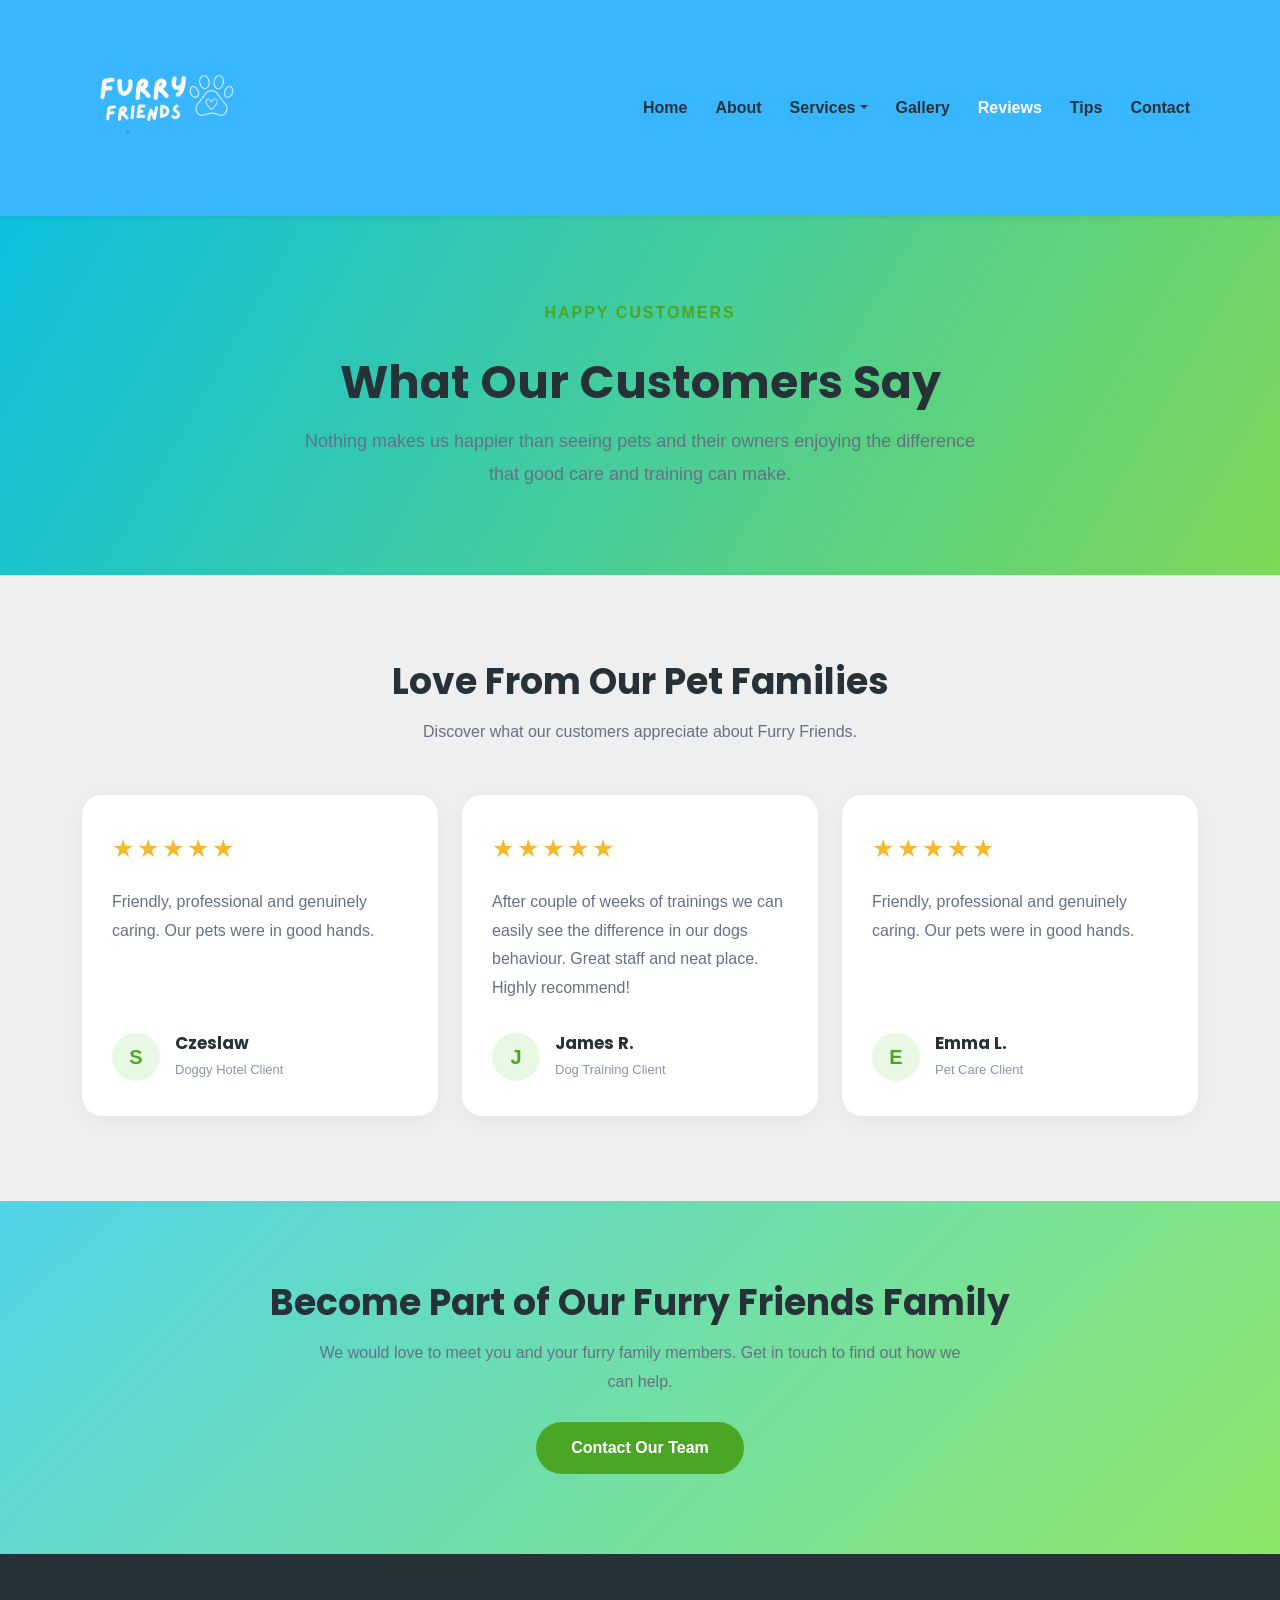
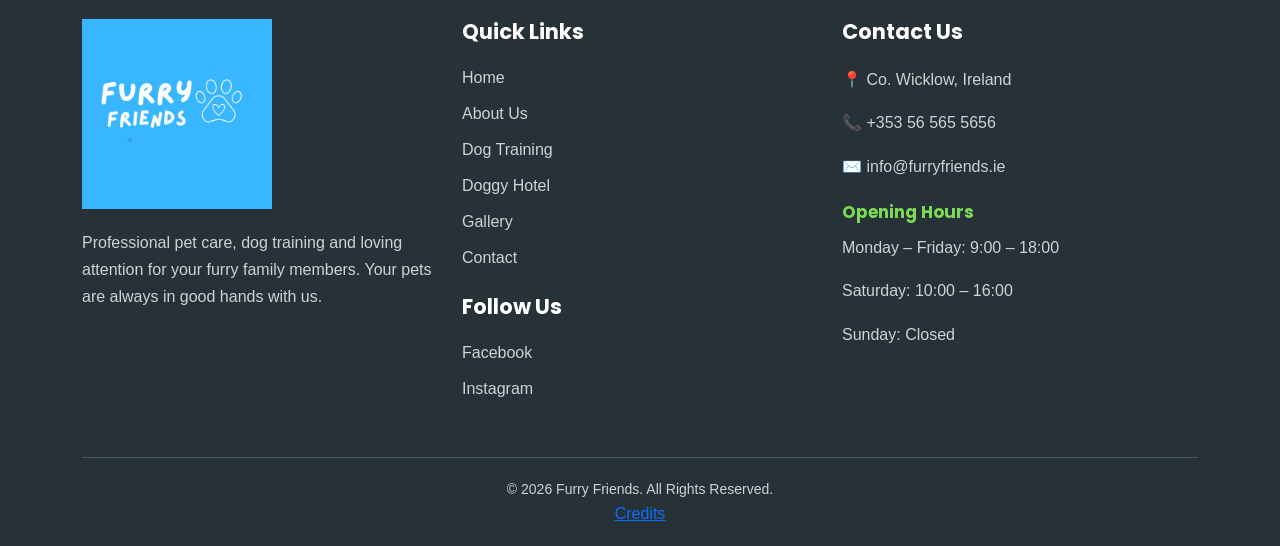
<file: testimonials.html>
<!DOCTYPE html>
<html lang="en">
<head>
    <meta charset="UTF-8">
    <meta name="viewport" content="width=device-width, initial-scale=1.0">

    <title>Testimonials | Furry Friends</title>

    <link href="https://cdn.jsdelivr.net/npm/bootstrap@5.3.8/dist/css/bootstrap.min.css" rel="stylesheet">

    <link rel="preconnect" href="https://fonts.googleapis.com">
    <link rel="preconnect" href="https://fonts.gstatic.com" crossorigin>
    <link href="https://fonts.googleapis.com/css2?family=Poppins:wght@400;500;600;700&display=swap" rel="stylesheet">

    <link rel="stylesheet" href="css/style.css">
</head>

<body>

<!-- NAVBAR -->
<nav class="navbar navbar-expand-lg navbar-light bg-white sticky-top shadow-sm">
    <div class="container">

        <a class="navbar-brand" href="index.html">
            <img src="images/logo.png" alt="Furry Friends Logo" class="navbar-logo">
        </a>

        <button class="navbar-toggler" type="button"
                data-bs-toggle="collapse"
                data-bs-target="#mainNavbar">
            <span class="navbar-toggler-icon"></span>
        </button>

        <div class="collapse navbar-collapse" id="mainNavbar">
            <ul class="navbar-nav ms-auto">

                <li class="nav-item"><a class="nav-link" href="index.html">Home</a></li>
                <li class="nav-item"><a class="nav-link" href="about.html">About</a></li>

                <li class="nav-item dropdown">
                    <a class="nav-link dropdown-toggle" href="#"
                       data-bs-toggle="dropdown">Services</a>
                    <ul class="dropdown-menu">
                        <li><a class="dropdown-item" href="dog-training.html">Dog Training</a></li>
                        <li><a class="dropdown-item" href="doggy-hotel.html">Doggy Hotel</a></li>
                    </ul>
                </li>

                <li class="nav-item"><a class="nav-link" href="gallery.html">Gallery</a></li>
                <li class="nav-item"><a class="nav-link active" href="testimonials.html">Reviews</a></li>
                <li class="nav-item"><a class="nav-link" href="tips.html">Tips</a></li>
                <li class="nav-item"><a class="nav-link" href="contact.html">Contact</a></li>

            </ul>
        </div>
    </div>
</nav>


<!-- HERO -->
<section class="reviews-hero">
    <div class="container text-center">
        <span class="section-label">HAPPY CUSTOMERS</span>
        <h1>What Our Customers Say</h1>
        <p>
            Nothing makes us happier than seeing pets and their owners
            enjoying the difference that good care and training can make.
        </p>
    </div>
</section>


<!-- REVIEWS -->
<section class="reviews-section">
    <div class="container">

        <div class="section-heading text-center">
            <h2>Love From Our Pet Families</h2>
            <p>Discover what our customers appreciate about Furry Friends.</p>
        </div>

        <div class="row g-4">

            <div class="col-md-6 col-lg-4">
                <div class="review-card">
                    <div class="review-stars">★★★★★</div>
                    <p>
                       Friendly, professional and genuinely caring.
                        Our pets were in good hands.
                    </p>
                    <div class="review-author">
                        <div class="review-avatar">S</div>
                        <div>
                            <h3>Czeslaw</h3>
                            <span>Doggy Hotel Client</span>
                        </div>
                    </div>
                </div>
            </div>

            <div class="col-md-6 col-lg-4">
                <div class="review-card">
                    <div class="review-stars">★★★★★</div>
                    <p>
                        After couple of weeks of trainings 
                        we can easily see the difference in our dogs 
                        behaviour. Great staff and neat place.
                        Highly recommend!
                    </p>
                    <div class="review-author">
                        <div class="review-avatar">J</div>
                        <div>
                            <h3>James R.</h3>
                            <span>Dog Training Client</span>
                        </div>
                    </div>
                </div>
            </div>

            <div class="col-md-6 col-lg-4">
                <div class="review-card">
                    <div class="review-stars">★★★★★</div>
                    <p>
                        Friendly, professional and genuinely caring.
                        Our pets were in good hands.
                    </p>
                    <div class="review-author">
                        <div class="review-avatar">E</div>
                        <div>
                            <h3>Emma L.</h3>
                            <span>Pet Care Client</span>
                        </div>
                    </div>
                </div>
            </div>

        </div>
    </div>
</section>


<!-- CTA -->
<section class="reviews-cta">
    <div class="container text-center">
        <h2>Become Part of Our Furry Friends Family</h2>
        <p>
            We would love to meet you and your furry family members.
            Get in touch to find out how we can help.
        </p>
        <a href="contact.html" class="reviews-button">Contact Our Team</a>
    </div>
</section>


<!-- FOOTER -->
<footer class="main-footer">

    <div class="container">

        <div class="row g-4">

            <!-- ABOUT -->
            <div class="col-lg-4 col-md-6">

                <img src="images/logo.png"
                     alt="Furry Friends Logo"
                     class="footer-logo">

                <p class="footer-description">
                    Professional pet care, dog training and
                    loving attention for your furry family members.
                    Your pets are always in good hands with us.
                </p>

            </div>

            <!-- QUICK LINKS -->
            <div class="col-lg-4 col-md-6">

                <h3>Quick Links</h3>

                <ul class="footer-links">
                    <li><a href="index.html">Home</a></li>
                    <li><a href="about.html">About Us</a></li>
                    <li><a href="dog-training.html">Dog Training</a></li>
                    <li><a href="doggy-hotel.html">Doggy Hotel</a></li>
                    <li><a href="gallery.html">Gallery</a></li>
                    <li><a href="contact.html">Contact</a></li>
                </ul>
                <h3 class="mt-4">Follow Us</h3>

<ul class="footer-links">
    <li>
        <a href="https://www.facebook.com/"
           target="_blank"
           rel="noopener noreferrer">Facebook</a>
    </li>

    <li>
        <a href="https://www.instagram.com/"
           target="_blank"
           rel="noopener noreferrer">Instagram</a>
    </li>
</ul>

            </div>

            <!-- CONTACT -->
            <div class="col-lg-4 col-md-12">

                <h3>Contact Us</h3>

                <p>📍 Co. Wicklow, Ireland</p>
                <p>📞 +353 56 565 5656</p>
                <p>✉️ info@furryfriends.ie</p>

                <h4>Opening Hours</h4>

                <p>Monday – Friday: 9:00 – 18:00</p>
                <p>Saturday: 10:00 – 16:00</p>
                <p>Sunday: Closed</p>

            </div>

        </div>

        <!-- COPYRIGHT -->
        <div class="footer-bottom">

            <p>
                © 2026 Furry Friends. All Rights Reserved.
            </p>
<a href="credits.html" class="footer-credit-link">
    Credits
</a>
        </div>

    </div>

</footer>


<script src="https://cdn.jsdelivr.net/npm/bootstrap@5.3.8/dist/js/bootstrap.bundle.min.js"></script>

<script src="js/script.js"></script>

</body>

</html>
</file>
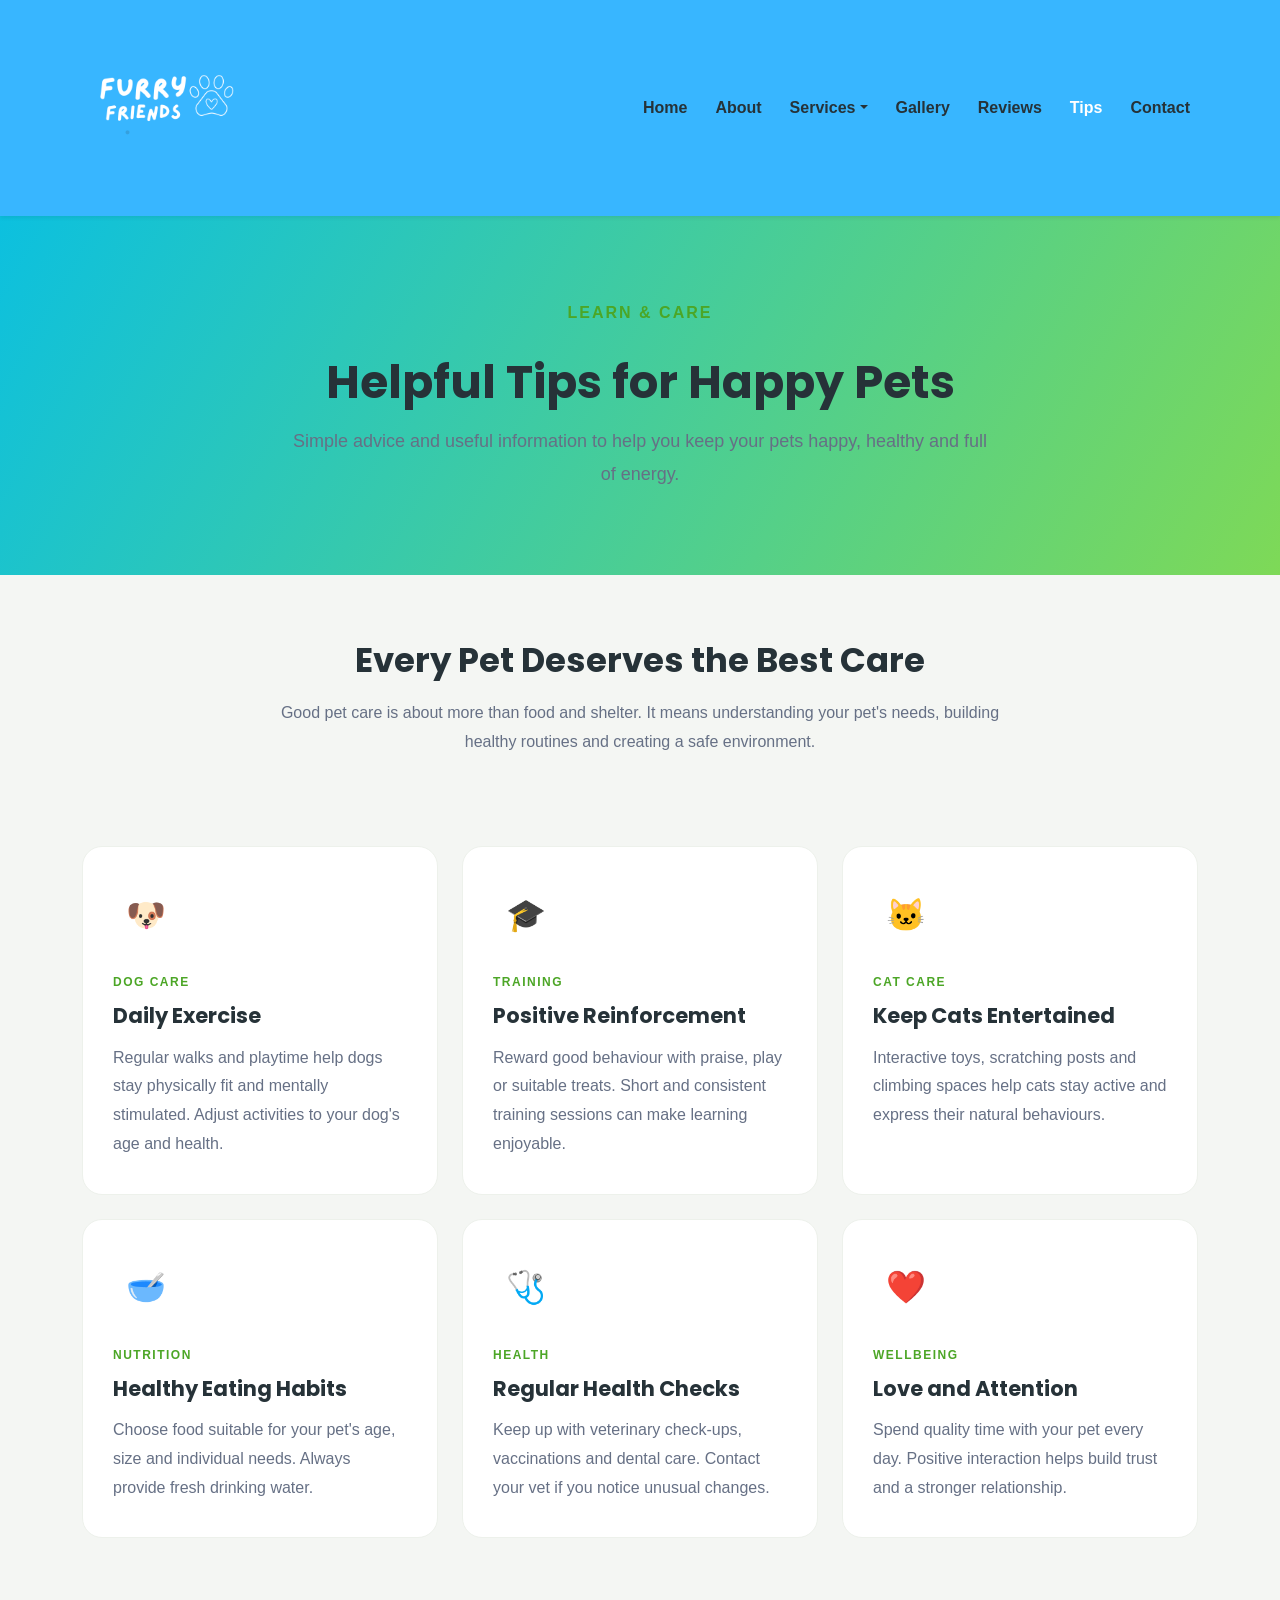
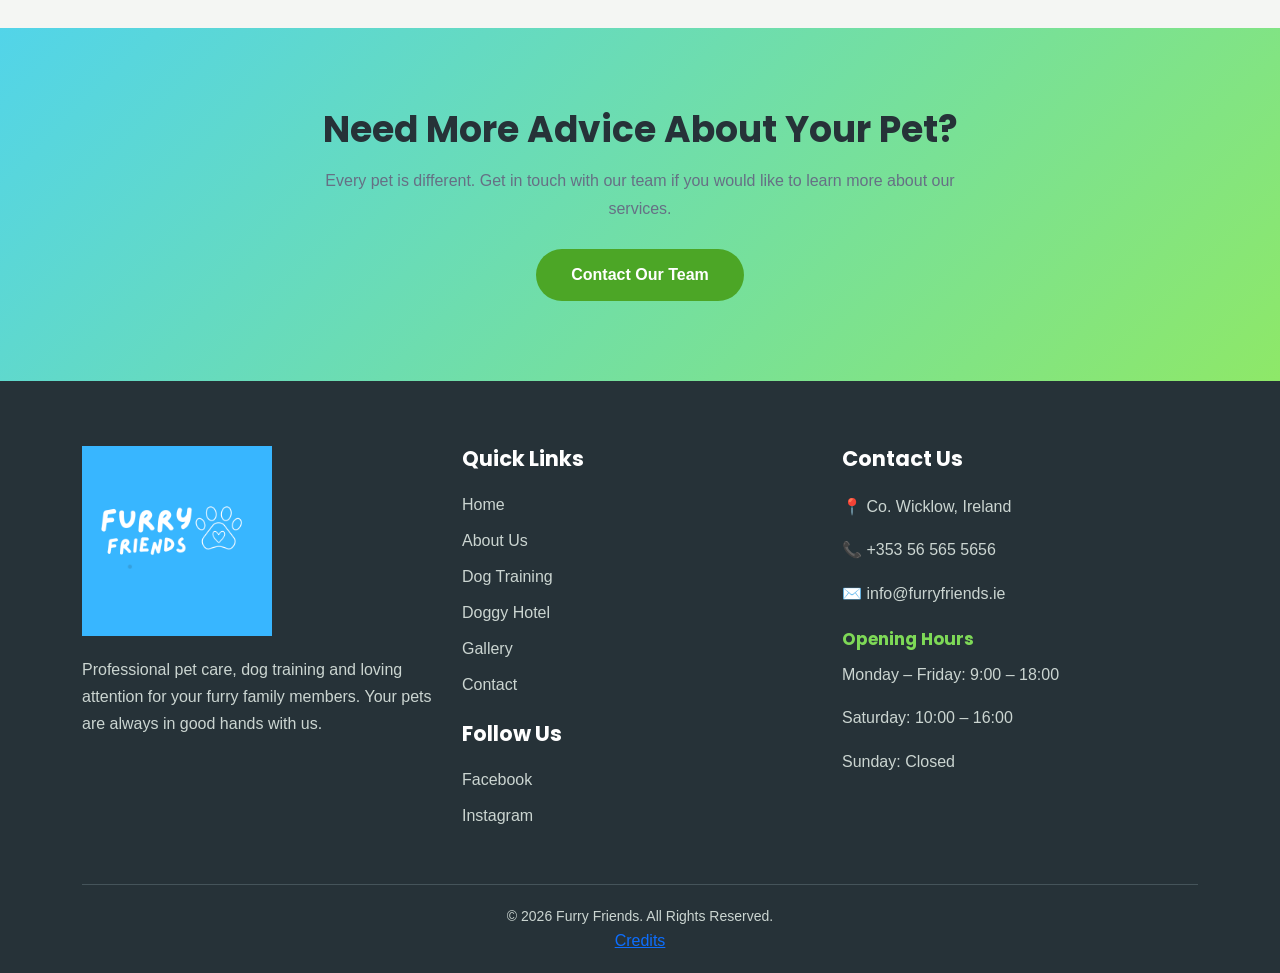
<file: tips.html>
<!DOCTYPE html>
<html lang="en">
<head>
    <meta charset="UTF-8">
    <meta name="viewport" content="width=device-width, initial-scale=1.0">

    <title>Pet Care Tips | Furry Friends</title>

    <link href="https://cdn.jsdelivr.net/npm/bootstrap@5.3.8/dist/css/bootstrap.min.css" rel="stylesheet">

    <link rel="preconnect" href="https://fonts.googleapis.com">
    <link rel="preconnect" href="https://fonts.gstatic.com" crossorigin>
    <link href="https://fonts.googleapis.com/css2?family=Poppins:wght@400;500;600;700&display=swap" rel="stylesheet">

    <link rel="stylesheet" href="css/style.css">
</head>

<body>

<!-- NAVBAR -->
<nav class="navbar navbar-expand-lg navbar-light bg-white sticky-top shadow-sm">
    <div class="container">

        <a class="navbar-brand" href="index.html">
            <img src="images/logo.png" alt="Furry Friends Logo" class="navbar-logo">
        </a>

        <button class="navbar-toggler" type="button"
                data-bs-toggle="collapse"
                data-bs-target="#mainNavbar">
            <span class="navbar-toggler-icon"></span>
        </button>

        <div class="collapse navbar-collapse" id="mainNavbar">
            <ul class="navbar-nav ms-auto">

                <li class="nav-item">
                    <a class="nav-link" href="index.html">Home</a>
                </li>

                <li class="nav-item">
                    <a class="nav-link" href="about.html">About</a>
                </li>

                <li class="nav-item dropdown">
                    <a class="nav-link dropdown-toggle" href="#"
                       data-bs-toggle="dropdown">Services</a>
                    <ul class="dropdown-menu">
                        <li><a class="dropdown-item" href="dog-training.html">Dog Training</a></li>
                        <li><a class="dropdown-item" href="doggy-hotel.html">Doggy Hotel</a></li>
                    </ul>
                </li>

                <li class="nav-item">
                    <a class="nav-link" href="gallery.html">Gallery</a>
                </li>

                <li class="nav-item">
                    <a class="nav-link" href="testimonials.html">Reviews</a>
                </li>

                <li class="nav-item">
                    <a class="nav-link active" href="tips.html">Tips</a>
                </li>

                <li class="nav-item">
                    <a class="nav-link" href="contact.html">Contact</a>
                </li>

            </ul>
        </div>
    </div>
</nav>


<!-- HERO -->
<section class="tips-hero">
    <div class="container text-center">
        <span class="section-label">LEARN & CARE</span>
        <h1>Helpful Tips for Happy Pets</h1>
        <p>
            Simple advice and useful information to help you
            keep your pets happy, healthy and full of energy.
        </p>
    </div>
</section>


<!-- INTRODUCTION -->
<section class="tips-intro">
    <div class="container text-center">
        <h2>Every Pet Deserves the Best Care</h2>
        <p>
            Good pet care is about more than food and shelter.
            It means understanding your pet's needs, building
            healthy routines and creating a safe environment.
        </p>
    </div>
</section>


<!-- TIPS CARDS -->
<section class="tips-section">
    <div class="container">

        <div class="row g-4">

            <!-- TIP 1 -->
            <div class="col-md-6 col-lg-4">
                <div class="tip-card">
                    <div class="tip-icon">🐶</div>
                    <span class="tip-category">DOG CARE</span>
                    <h3>Daily Exercise</h3>
                    <p>
                        Regular walks and playtime help dogs stay
                        physically fit and mentally stimulated.
                        Adjust activities to your dog's age and health.
                    </p>
                </div>
            </div>

            <!-- TIP 2 -->
            <div class="col-md-6 col-lg-4">
                <div class="tip-card">
                    <div class="tip-icon">🎓</div>
                    <span class="tip-category">TRAINING</span>
                    <h3>Positive Reinforcement</h3>
                    <p>
                        Reward good behaviour with praise, play
                        or suitable treats. Short and consistent
                        training sessions can make learning enjoyable.
                    </p>
                </div>
            </div>

            <!-- TIP 3 -->
            <div class="col-md-6 col-lg-4">
                <div class="tip-card">
                    <div class="tip-icon">🐱</div>
                    <span class="tip-category">CAT CARE</span>
                    <h3>Keep Cats Entertained</h3>
                    <p>
                        Interactive toys, scratching posts and
                        climbing spaces help cats stay active
                        and express their natural behaviours.
                    </p>
                </div>
            </div>

            <!-- TIP 4 -->
            <div class="col-md-6 col-lg-4">
                <div class="tip-card">
                    <div class="tip-icon">🥣</div>
                    <span class="tip-category">NUTRITION</span>
                    <h3>Healthy Eating Habits</h3>
                    <p>
                        Choose food suitable for your pet's age,
                        size and individual needs. Always provide
                        fresh drinking water.
                    </p>
                </div>
            </div>

            <!-- TIP 5 -->
            <div class="col-md-6 col-lg-4">
                <div class="tip-card">
                    <div class="tip-icon">🩺</div>
                    <span class="tip-category">HEALTH</span>
                    <h3>Regular Health Checks</h3>
                    <p>
                        Keep up with veterinary check-ups,
                        vaccinations and dental care.
                        Contact your vet if you notice unusual changes.
                    </p>
                </div>
            </div>

            <!-- TIP 6 -->
            <div class="col-md-6 col-lg-4">
                <div class="tip-card">
                    <div class="tip-icon">❤️</div>
                    <span class="tip-category">WELLBEING</span>
                    <h3>Love and Attention</h3>
                    <p>
                        Spend quality time with your pet every day.
                        Positive interaction helps build trust
                        and a stronger relationship.
                    </p>
                </div>
            </div>

        </div>
    </div>
</section>


<!-- CTA -->
<section class="tips-cta">
    <div class="container text-center">
        <h2>Need More Advice About Your Pet?</h2>
        <p>
            Every pet is different. Get in touch with our team
            if you would like to learn more about our services.
        </p>
        <a href="contact.html" class="tips-button">Contact Our Team</a>
    </div>
</section>


<!-- FOOTER -->
<footer class="main-footer">

    <div class="container">

        <div class="row g-4">

            <!-- ABOUT -->
            <div class="col-lg-4 col-md-6">

                <img src="images/logo.png"
                     alt="Furry Friends Logo"
                     class="footer-logo">

                <p class="footer-description">
                    Professional pet care, dog training and
                    loving attention for your furry family members.
                    Your pets are always in good hands with us.
                </p>

            </div>

            <!-- QUICK LINKS -->
            <div class="col-lg-4 col-md-6">

                <h3>Quick Links</h3>

                <ul class="footer-links">
                    <li><a href="index.html">Home</a></li>
                    <li><a href="about.html">About Us</a></li>
                    <li><a href="dog-training.html">Dog Training</a></li>
                    <li><a href="doggy-hotel.html">Doggy Hotel</a></li>
                    <li><a href="gallery.html">Gallery</a></li>
                    <li><a href="contact.html">Contact</a></li>
                </ul>
                <h3 class="mt-4">Follow Us</h3>

<ul class="footer-links">
    <li>
        <a href="https://www.facebook.com/"
           target="_blank"
           rel="noopener noreferrer">Facebook</a>
    </li>

    <li>
        <a href="https://www.instagram.com/"
           target="_blank"
           rel="noopener noreferrer">Instagram</a>
    </li>
</ul>

            </div>

            <!-- CONTACT -->
            <div class="col-lg-4 col-md-12">

                <h3>Contact Us</h3>

                <p>📍 Co. Wicklow, Ireland</p>
                <p>📞 +353 56 565 5656</p>
                <p>✉️ info@furryfriends.ie</p>

                <h4>Opening Hours</h4>

                <p>Monday – Friday: 9:00 – 18:00</p>
                <p>Saturday: 10:00 – 16:00</p>
                <p>Sunday: Closed</p>

            </div>

        </div>

        <!-- COPYRIGHT -->
        <div class="footer-bottom">

            <p>
                © 2026 Furry Friends. All Rights Reserved.
            </p>
<a href="credits.html" class="footer-credit-link">
    Credits
</a>
        </div>

    </div>

</footer>


<script src="https://cdn.jsdelivr.net/npm/bootstrap@5.3.8/dist/js/bootstrap.bundle.min.js"></script>

<script src="js/script.js"></script>

</body>

</html>
</file>
<file: css/style.css>
/*
   FURRY FRIENDS -  */

/* COLOUR PALETTE */

/* FURRY FRIENDS - COLOUR PALETTE AND TYPOGRAPHY */

:root {

    /* PRIMARY COLOURS */
    --primary-turquoise: #0cc0df;
    --primary-light-green: #7ed957;

    /* SECONDARY COLOURS */
    --primary-green: #4ca626;
    --primary-blue: #0cc0df;
    --light-green: #7ed957;
    --light-blue: #38b6ff;

    /* TEXT AND BACKGROUNDS */
    --dark-text: #263238;
    --light-background: #f7fbf5;
    --white: #ffffff;
    --muted-text: #667085;

    /* SOFT COLOURS */
    --soft-green: #e9f8e5;
    --soft-blue: #e5f5ff;
    --border-color: #dce5dc;
    --footer-background: #263238;

    /* TYPOGRAPHY */
    --font-heading: 'Poppins', sans-serif;
    --font-body: 'Arial', sans-serif;

    --heading-large: 42px;
    --heading-medium: 30px;
    --heading-small: 22px;
    --body-size: 16px;

    --heading-xl: 52px;
    --heading-page: 48px;
    --heading-section: 36px;
    --heading-card: 24px;

    --text-large: 18px;
    --text-small: 14px;
}

/* 3. GLOBAL RESET */

* {
    margin: 0;
    padding: 0;
    box-sizing: border-box;
}

/* 4. BODY */

body {
    font-family: var(--font-body);
    font-size: var(--body-size);
    color: var(--dark-text);
    background-color: var(--light-background);
}

/* 5. HEADINGS */

h1, h2, h3, h4 {
    font-family: var(--font-heading);
    font-weight: 700;
}

h1 {
    font-size: var(--heading-large);
}

h2 {
    font-size: var(--heading-medium);
}

h3 {
    font-size: var(--heading-small);
}

/* 6. RESPONSIVE DESIGN */

@media (max-width: 768px) {

    h1 {
        font-size: 32px;
    }

    h2 {
        font-size: 25px;
    }

}

@media (max-width: 480px) {

    h1 {
        font-size: 27px;
    }

    h2 {
        font-size: 22px;
    }

}


/* NAVBAR */

.navbar {
    padding: 18px 0;
}

.navbar-brand {
    color: var(--primary-green);
    font-size: 25px;
    letter-spacing: 1px;
}

.navbar-brand:hover {
    color: var(--primary-blue);
}

.navbar-nav .nav-link {
    color: var(--dark-text);
    font-weight: 600;
    margin-left: 12px;
    transition: color 0.3s ease;
}

.navbar-nav .nav-link:hover,
.navbar-nav .nav-link.active {
    color: var(--primary-green);
}

.dropdown-menu {
    border: none;
    box-shadow: 0 5px 20px rgba(0,0,0,0.1);
    border-radius: 10px;
}

.dropdown-item:hover {
    background-color: var(--light-background);
    color: var(--primary-green);
}

/* NAVBAR LOGO */

.navbar-logo {
    height: 180px;
    width: auto;
    object-fit: contain;
    display: block;
}

.navbar-brand {
    padding: 0;
    margin: 0;
}

@media (max-width: 768px) {

    .navbar-logo {
        height: 52px;
    }

}


/* MOBILE RESPONSIVE */

@media (max-width: 768px) {

    .hero-section {
        padding: 35px 0;
    }

    .hero-content {
        padding: 20px 10px;
        text-align: center;
    }

    .hero-content h1 {
        font-size: 36px;
    }

    .hero-content p {
        font-size: 16px;
    }

    .hero-image img {
        height: 300px;
        margin-top: 30px;
    }
}

/* =================================
   ABOUT SECTION
================================= */

.about-section {
    background-color: #ffffff;
    box-shadow: 0 10px 25px color-mix(in srgb, var(--primary-green) 15%, transparent);
    border-radius: 15px;
}

.about-image img {
    width: 100%;
    height: 250px;
    object-fit: cover;
    border-radius: 25px;
}

.about-content {
    padding: 30px 45px;
}

.section-label {
    display: inline-block;
    color: var(--primary-green);
    font-weight: 700;
    letter-spacing: 2px;
    margin-bottom: 15px;
}
.about-content h2 {
    font-size: 36px;
    line-height: 1.3;
    margin-bottom: 20px;
}

.about-content p {
    font-size: 16px;
    line-height: 1.8;
    margin-bottom: 18px;
}

.about-button {
    background-color: var(--primary-green);
    color: var(--white);
    padding: 12px 30px;
    border-radius: 30px;
    font-weight: 600;
    transition: 0.3s ease;
}

.about-button:hover {
    background-color: var(--primary-blue);
    color: var(--white);
}

@media (max-width: 768px) {

    .about-section {
        padding: 40px 0;
    }

    .about-content {
        padding: 30px 10px 10px;
        text-align: center;
    }

    .about-content h2 {
        font-size: 28px;
    }

    .about-image img {
        height: 300px;
    }
}

/* =================================
   SERVICES SECTION
================================= */

.services-section {
    padding: 90px 0;
    background-color: var(--light-background);
}

.section-heading {
    max-width: 650px;
    margin: 0 auto 50px;
}

.section-heading h2 {
    font-size: 36px;
    margin-bottom: 15px;
}

.section-heading p {
    color: #667085;
    line-height: 1.7;
}

/* SERVICE CARDS */

.service-card {
    height: 100%;
    background-color: var(--white);
    border-radius: 20px;
    overflow: hidden;
    box-shadow: 0 5px 20px rgba(0, 0, 0, 0.06);
    transition: transform 0.3s ease, box-shadow 0.3s ease;
}

.service-card:hover {
    transform: translateY(-8px);
    box-shadow: 0 12px 30px rgba(0, 0, 0, 0.12);
}

.service-card img {
    width: 50%;
    height: 115px;
    object-fit: cover;
}

.service-card:nth-child(1) img {
    object-position: 20% center;
}

.service-card:nth-child(2) img {
    object-position: 40% center;
}

.service-card:nth-child(3) img {
    object-position: 40% center;
}
.service-card-content {
    padding: 25px;
}

.service-card-content h3 {
    color: var(--primary-green);
    margin-bottom: 12px;
}

.service-card-content p {
    line-height: 1.7;
    color: #667085;
    min-height: 80px;
}

.service-link {
    display: inline-block;
    color: var(--primary-green);
    font-weight: 700;
    text-decoration: none;
    margin-top: 10px;
    transition: color 0.3s ease;
}

.service-link:hover {
    color: var(--primary-blue);
}

/* MOBILE */

@media (max-width: 768px) {

    .services-section {
        padding: 50px 0;
    }

    .section-heading h2 {
        font-size: 28px;
    }

    .service-card-content p {
        min-height: auto;
    }

}

/* =================================
   WHY CHOOSE US SECTION
================================= */

.why-us-section {
    padding: 90px 0;
    background-color: var(--white);
}

.feature-card {
    height: 100%;
    padding: 30px 20px;
    text-align: center;
    background-color: var(--light-background);
    border-radius: 20px;
    transition: transform 0.3s ease;
}

.feature-card:hover {
    transform: translateY(-8px);
}

.feature-icon {
    font-size: 42px;
    margin-bottom: 20px;
}

.feature-card h3 {
    font-size: 20px;
    color: var(--primary-green);
    margin-bottom: 15px;
}

.feature-card p {
    color: #667085;
    line-height: 1.7;
    margin-bottom: 0;
}

@media (max-width: 768px) {

    .why-us-section {
        padding: 50px 0;
    }

    .feature-card {
        padding: 25px 15px;
    }

}

/* =================================
   TESTIMONIALS SECTION
================================= */

.testimonials-section {
    padding: 90px 0;
    background-color: var(--light-background);
}

.testimonial-card {
    height: 100%;
    padding: 30px;
    background-color: var(--white);
    border-radius: 20px;
    box-shadow: 0 5px 20px rgba(0, 0, 0, 0.05);
    transition: transform 0.3s ease;
}

.testimonial-card:hover {
    transform: translateY(-8px);
}

.review-stars {
    color: #ffb703;
    font-size: 24px;
    letter-spacing: 3px;
    margin-bottom: 20px;
}

.testimonial-card > p {
    color: #667085;
    font-size: 15px;
    line-height: 1.8;
    min-height: 110px;
}

.review-author {
    display: flex;
    align-items: center;
    gap: 15px;
    margin-top: 25px;
}

.review-avatar {
    width: 48px;
    height: 48px;
    display: flex;
    align-items: center;
    justify-content: center;
    background-color: var(--light-green);
    color: var(--white);
    font-size: 20px;
    font-weight: 700;
    border-radius: 50%;
}

.review-author h3 {
    font-size: 17px;
    margin-bottom: 4px;
}

.review-author span {
    color: #667085;
    font-size: 13px;
}

@media (max-width: 768px) {

    .testimonials-section {
        padding: 50px 0;
    }

    .testimonial-card > p {
        min-height: auto;
    }

}

/* =================================
   CALL TO ACTION SECTION
================================= */

.cta-section {
    padding: 90px 20px;
    background: linear-gradient(
        135deg,
        var(--primary-green),
        var(--primary-blue)
    );
}

.cta-content {
    max-width: 750px;
    margin: 0 auto;
    color: var(--white);
}

.cta-label {
    display: inline-block;
    font-weight: 700;
    letter-spacing: 2px;
    font-size: 13px;
    margin-bottom: 20px;
}

.cta-content h2 {
    font-size: 42px;
    line-height: 1.3;
    margin-bottom: 20px;
}

.cta-content p {
    font-size: 17px;
    line-height: 1.8;
    margin-bottom: 30px;
}

.cta-button {
    background-color: var(--white);
    color: var(--primary-green);
    padding: 15px 40px;
    border-radius: 30px;
    font-weight: 700;
    transition: 0.3s ease;
}

.cta-button:hover {
    background-color: var(--dark-text);
    color: var(--white);
    transform: translateY(-3px);
}

/* MOBILE */

@media (max-width: 768px) {

    .cta-section {
        padding: 55px 20px;
    }

    .cta-content h2 {
        font-size: 30px;
    }

    .cta-content p {
        font-size: 15px;
    }

}

/* =================================
   FOOTER
================================= */

.main-footer {
    background-color: #263238;
    color: var(--white);
    padding: 65px 0 20px;
}

.footer-logo {
    width: 190px;
    height: auto;
    object-fit: contain;
    margin-bottom: 20px;
}

.footer-description {
    color: #cbd5d1;
    line-height: 1.8;
    max-width: 350px;
}

.main-footer h3 {
    color: var(--white);
    font-size: 21px;
    margin-bottom: 22px;
}

.main-footer h4 {
    color: var(--light-green);
    font-size: 17px;
    margin: 22px 0 12px;
}

.main-footer p {
    color: #cbd5d1;
    line-height: 1.7;
}

.footer-links {
    list-style: none;
    padding: 0;
}

.footer-links li {
    margin-bottom: 12px;
}

.footer-links a {
    color: #cbd5d1;
    text-decoration: none;
    transition: 0.3s ease;
}

.footer-links a:hover {
    color: var(--light-green);
    padding-left: 5px;
}

.footer-bottom {
    border-top: 1px solid #45545a;
    margin-top: 40px;
    padding-top: 20px;
    text-align: center;
}

.footer-bottom p {
    font-size: 14px;
    margin-bottom: 0;
}

/* MOBILE */

@media (max-width: 768px) {

    .main-footer {
        padding: 45px 0 20px;
    }

    .footer-logo {
        width: 160px;
    }

    .footer-bottom {
        margin-top: 25px;
    }

}

/* =================================
   ABOUT PAGE
================================= */

.about-hero {
    padding: 90px 20px;
    background: linear-gradient(
        135deg,
        #e9f8e5,
        #e5f5ff
    );
}

.about-hero h1 {
    font-size: 48px;
    line-height: 1.25;
    margin: 15px 0 20px;
}

.about-hero p {
    color: #667085;
    font-size: 18px;
    max-width: 600px;
    margin: 0 auto;
    line-height: 1.8;
}

.our-story-section {
    padding: 90px 0;
    background-color: var(--white);
}

.story-image {
    width: 100%;
    height: 430px;
    object-fit: cover;
    border-radius: 25px;
}

.our-story-section h2 {
    font-size: 36px;
    margin: 15px 0 20px;
}

.our-story-section p {
    color: #667085;
    line-height: 1.9;
    margin-bottom: 18px;
}

.mission-section {
    padding: 85px 20px;
    background-color: var(--light-background);
}

.mission-section h2 {
    font-size: 36px;
    margin: 15px 0 20px;
}

.mission-section p {
    max-width: 750px;
    margin: 0 auto;
    color: #667085;
    line-height: 1.9;
    font-size: 17px;
}

@media (max-width: 768px) {

    .about-hero {
        padding: 60px 15px;
    }

    .about-hero h1 {
        font-size: 34px;
    }

    .our-story-section {
        padding: 50px 0;
    }

    .story-image {
        height: 300px;
    }

    .our-story-section h2,
    .mission-section h2 {
        font-size: 28px;
    }

    .mission-section {
        padding: 55px 20px;
    }
}

/* =================================
   SERVICES PAGE
================================= */

.services-hero {
    padding: 90px 20px;
    background: linear-gradient(
        135deg,
        #e9f8e5,
        #e5f5ff
    );
}

.services-hero h1 {
    font-size: 48px;
    margin: 15px 0 20px;
}

.services-hero p {
    max-width: 650px;
    margin: 0 auto;
    color: #667085;
    font-size: 18px;
    line-height: 1.8;
}

.services-overview {
    padding: 90px 0;
    background-color: var(--white);
}

.service-page-card {
    height: 100%;
    background-color: var(--light-background);
    border-radius: 20px;
    overflow: hidden;
    transition: 0.3s ease;
}

.service-page-card:hover {
    transform: translateY(-8px);
    box-shadow: 0 12px 30px rgba(0, 0, 0, 0.10);
}

.service-page-card img {
    width: 100%;
    height: 240px;
    object-fit: cover;
}

.service-page-content {
    padding: 28px;
}

.service-number {
    display: inline-block;
    color: var(--primary-green);
    font-size: 14px;
    font-weight: 700;
    margin-bottom: 12px;
}

.service-page-content h3 {
    font-size: 23px;
    margin-bottom: 15px;
}

.service-page-content p {
    color: #667085;
    line-height: 1.8;
    min-height: 85px;
}

.service-page-link {
    display: inline-block;
    margin-top: 12px;
    color: var(--primary-green);
    font-weight: 700;
    text-decoration: none;
    transition: 0.3s ease;
}

.service-page-link:hover {
    color: var(--primary-blue);
    transform: translateX(5px);
}

.personal-care-section {
    padding: 90px 0;
    background-color: var(--light-background);
}

.personal-care-section h2 {
    font-size: 36px;
    margin: 15px 0 20px;
}

.personal-care-section p {
    color: #667085;
    line-height: 1.9;
    margin-bottom: 18px;
}

.personal-care-image {
    width: 100%;
    height: 420px;
    object-fit: cover;
    border-radius: 25px;
}

.services-contact-button {
    background-color: var(--primary-green);
    color: var(--white);
    padding: 13px 30px;
    border-radius: 30px;
    font-weight: 600;
    margin-top: 10px;
}

.services-contact-button:hover {
    background-color: var(--primary-blue);
    color: var(--white);
}

.services-cta {
    padding: 75px 20px;
    background: linear-gradient(
        135deg,
        var(--primary-green),
        var(--primary-blue)
    );
    color: var(--white);
}

.services-cta h2 {
    font-size: 36px;
    margin-bottom: 18px;
}

.services-cta p {
    font-size: 17px;
    line-height: 1.8;
    margin-bottom: 28px;
}

.services-cta-button {
    background-color: var(--white);
    color: var(--primary-green);
    padding: 14px 35px;
    border-radius: 30px;
    font-weight: 700;
}

.services-cta-button:hover {
    background-color: var(--dark-text);
    color: var(--white);
}

@media (max-width: 768px) {

    .services-hero {
        padding: 60px 15px;
    }

    .services-hero h1 {
        font-size: 34px;
    }

    .services-hero p {
        font-size: 16px;
    }

    .services-overview,
    .personal-care-section {
        padding: 50px 0;
    }

    .service-page-content p {
        min-height: auto;
    }

    .personal-care-section h2 {
        font-size: 28px;
    }

    .personal-care-image {
        height: 300px;
    }

    .services-cta h2 {
        font-size: 28px;
    }
}


/* ==============================
   GALLERY PAGE
============================== */

.gallery-hero {
    padding: 85px 20px;
    background: linear-gradient(135deg, #e9f8e5, #e5f5ff);
    text-align: center;
}

.gallery-hero h1 {
    font-size: 46px;
    margin: 15px 0;
}

.gallery-hero p {
    max-width: 650px;
    margin: 0 auto;
    color: #667085;
    font-size: 18px;
    line-height: 1.8;
}

.gallery-section {
    padding: 85px 0;
    background-color: var(--white);
}

.gallery-card {
    position: relative;
    height: 300px;
    overflow: hidden;
    border-radius: 20px;
    box-shadow: 0 5px 20px rgba(0,0,0,0.08);
    cursor: pointer;
}

.gallery-card img {
    width: 100%;
    height: 100%;
    object-fit: cover;
    transition: transform 0.5s ease;
}

.gallery-card:hover img {
    transform: scale(1.08);
}

.gallery-overlay {
    position: absolute;
    inset: 0;
    display: flex;
    flex-direction: column;
    justify-content: flex-end;
    padding: 25px;
    background: linear-gradient(
        to top,
        rgba(0,0,0,0.75),
        rgba(0,0,0,0.05)
    );
    color: white;
    opacity: 0;
    transition: opacity 0.3s ease;
}

.gallery-card:hover .gallery-overlay {
    opacity: 1;
}

.gallery-overlay h3 {
    color: white;
    margin-bottom: 8px;
}

.gallery-overlay p {
    margin: 0;
    line-height: 1.6;
}

@media (max-width: 768px) {
    .gallery-hero {
        padding: 55px 15px;
    }

    .gallery-hero h1 {
        font-size: 32px;
    }

    .gallery-section {
        padding: 50px 0;
    }

    .gallery-card {
        height: 260px;
    }

    .gallery-overlay {
        opacity: 1;
    }
}

/* ==============================
   TESTIMONIALS PAGE
============================== */

.reviews-hero {
    padding: 85px 20px;
    background: linear-gradient(135deg, #e9f8e5, #e5f5ff);
    text-align: center;
}

.reviews-hero h1 {
    font-size: 46px;
    margin: 15px 0;
}

.reviews-hero p {
    max-width: 700px;
    margin: 0 auto;
    color: #667085;
    font-size: 18px;
    line-height: 1.8;
}

.reviews-section {
    padding: 85px 0;
    background: var(--light-background);
}

.review-card {
    height: 100%;
    padding: 35px 30px;
    background: white;
    border-radius: 20px;
    box-shadow: 0 5px 20px rgba(0,0,0,0.05);
    transition: transform 0.3s ease, box-shadow 0.3s ease;
}

.review-card:hover {
    transform: translateY(-7px);
    box-shadow: 0 12px 30px rgba(0,0,0,0.10);
}

.review-stars {
    color: #f5b82e;
    font-size: 25px;
    letter-spacing: 3px;
    margin-bottom: 20px;
}

.review-card > p {
    color: #667085;
    line-height: 1.8;
    min-height: 120px;
}

.review-author {
    display: flex;
    align-items: center;
    gap: 15px;
    margin-top: 25px;
}

.review-avatar {
    width: 48px;
    height: 48px;
    display: flex;
    align-items: center;
    justify-content: center;
    background: #e9f8e5;
    color: var(--primary-green);
    font-size: 20px;
    font-weight: 700;
    border-radius: 50%;
}

.review-author h3 {
    font-size: 17px;
    margin: 0 0 4px;
}

.review-author span {
    color: #8a94a6;
    font-size: 13px;
}

.reviews-cta {
    padding: 80px 20px;
    background: white;
}

.reviews-cta h2 {
    font-size: 36px;
    margin-bottom: 15px;
}

.reviews-cta p {
    max-width: 650px;
    margin: 0 auto 25px;
    color: #667085;
    line-height: 1.8;
}

.reviews-button {
    display: inline-block;
    padding: 14px 35px;
    background: var(--primary-green);
    color: white;
    text-decoration: none;
    border-radius: 30px;
    font-weight: 600;
    transition: 0.3s ease;
}

.reviews-button:hover {
    background: var(--primary-blue);
    color: white;
    transform: translateY(-3px);
}

@media (max-width: 768px) {
    .reviews-hero {
        padding: 55px 15px;
    }

    .reviews-hero h1 {
        font-size: 32px;
    }

    .reviews-section {
        padding: 50px 0;
    }

    .review-card > p {
        min-height: auto;
    }

    .reviews-cta h2 {
        font-size: 28px;
    }
}


/* ==============================
   PET CARE TIPS PAGE
============================== */

.tips-hero {
    padding: 85px 20px;
    background: linear-gradient(135deg, #e9f8e5, #e5f5ff);
    text-align: center;
}

.tips-hero h1 {
    font-size: 46px;
    margin: 15px 0;
}

.tips-hero p {
    max-width: 700px;
    margin: 0 auto;
    color: #667085;
    font-size: 18px;
    line-height: 1.8;
}

.tips-intro {
    padding: 65px 20px 25px;
    background: white;
    text-align: center;
}

.tips-intro h2 {
    font-size: 34px;
    margin-bottom: 18px;
}

.tips-intro p {
    max-width: 750px;
    margin: 0 auto;
    color: #667085;
    line-height: 1.8;
}

.tips-section {
    padding: 65px 0 90px;
    background: white;
}

.tip-card {
    height: 100%;
    padding: 35px 30px;
    background: var(--light-background);
    border-radius: 20px;
    border: 1px solid #edf1eb;
    transition: transform 0.3s ease, box-shadow 0.3s ease;
}

.tip-card:hover {
    transform: translateY(-7px);
    box-shadow: 0 12px 30px rgba(0,0,0,0.08);
}

.tip-icon {
    width: 65px;
    height: 65px;
    display: flex;
    align-items: center;
    justify-content: center;
    background: white;
    border-radius: 18px;
    font-size: 32px;
    margin-bottom: 22px;
}

.tip-category {
    display: inline-block;
    color: var(--primary-green);
    font-size: 12px;
    font-weight: 700;
    letter-spacing: 1.5px;
    margin-bottom: 12px;
}

.tip-card h3 {
    font-size: 21px;
    margin-bottom: 15px;
}

.tip-card p {
    color: #667085;
    line-height: 1.8;
    margin: 0;
}

.tips-cta {
    padding: 80px 20px;
    background: linear-gradient(135deg, #52d4e9, #8ee868);
}

.tips-cta h2 {
    font-size: 36px;
    margin-bottom: 15px;
}

.tips-cta p {
    max-width: 650px;
    margin: 0 auto 25px;
    color: #667085;
    line-height: 1.8;
}

.tips-button {
    display: inline-block;
    padding: 14px 35px;
    background: var(--primary-green);
    color: white;
    text-decoration: none;
    border-radius: 30px;
    font-weight: 600;
    transition: 0.3s ease;
}

.tips-button:hover {
    background: var(--primary-blue);
    color: white;
    transform: translateY(-3px);
}

@media (max-width: 768px) {
    .tips-hero {
        padding: 55px 15px;
    }

    .tips-hero h1 {
        font-size: 32px;
    }

    .tips-intro h2 {
        font-size: 27px;
    }

    .tips-section {
        padding: 45px 0 55px;
    }

    .tips-cta h2 {
        font-size: 28px;
    }
}

/* ==============================
   CONTACT PAGE
============================== */

.contact-hero {
    padding: 85px 20px;
    background: linear-gradient(135deg, #e9f8e5, #e5f5ff);
    text-align: center;
}

.contact-hero h1 {
    font-size: 46px;
    margin: 15px 0;
}

.contact-hero p {
    max-width: 700px;
    margin: 0 auto;
    color: #667085;
    font-size: 18px;
    line-height: 1.8;
}

.contact-section {
    padding: 85px 0;
    background: white;
}

.contact-info h2 {
    font-size: 34px;
    margin: 15px 0;
}

.contact-info > p {
    color: #667085;
    line-height: 1.8;
    margin-bottom: 30px;
}

.contact-detail {
    display: flex;
    align-items: flex-start;
    gap: 18px;
    margin-bottom: 25px;
}

.contact-icon {
    width: 48px;
    height: 48px;
    flex-shrink: 0;
    display: flex;
    align-items: center;
    justify-content: center;
    background: #e9f8e5;
    border-radius: 14px;
    font-size: 22px;
}

.contact-detail h3 {
    font-size: 17px;
    margin-bottom: 5px;
}

.contact-detail p {
    color: #667085;
    margin: 0 0 4px;
}

.contact-form-card {
    padding: 40px;
    background: var(--light-background);
    border-radius: 22px;
    box-shadow: 0 5px 25px rgba(0,0,0,0.05);
}

.contact-form-card h2 {
    font-size: 30px;
    margin-bottom: 10px;
}

.contact-form-card > p {
    color: #667085;
    margin-bottom: 25px;
}

.contact-form-card .form-label {
    font-weight: 600;
    color: var(--dark-text);
}

.contact-form-card .form-control,
.contact-form-card .form-select {
    padding: 13px 15px;
    border: 1px solid #dce5dc;
    border-radius: 10px;
    background-color: white;
}

.contact-form-card .form-control:focus,
.contact-form-card .form-select:focus {
    border-color: var(--primary-green);
    box-shadow: 0 0 0 0.2rem rgba(76,166,38,0.12);
}

.contact-button {
    display: inline-block;
    padding: 14px 32px;
    background: var(--primary-green);
    color: white;
    border: none;
    border-radius: 30px;
    text-decoration: none;
    font-weight: 600;
    transition: 0.3s ease;
}

.contact-button:hover {
    background: var(--primary-blue);
    color: white;
    transform: translateY(-3px);
}

.form-message {
    margin-top: 18px;
    font-weight: 600;
}

.contact-cta {
    padding: 75px 20px;
    text-align: center;
    background: linear-gradient(135deg, #52d4e9, #8ee868);
}

.contact-cta h2 {
    font-size: 36px;
    margin-bottom: 15px;
}

.contact-cta p {
    color: #667085;
    margin-bottom: 25px;
}

@media (max-width: 768px) {
    .contact-hero {
        padding: 55px 15px;
    }

    .contact-hero h1 {
        font-size: 32px;
    }

    .contact-section {
        padding: 50px 0;
    }

    .contact-form-card {
        padding: 25px 20px;
    }

    .contact-info h2,
    .contact-cta h2 {
        font-size: 28px;
    }
}


/* CLIENT UPDATE CARD */

.client-update-section {
    padding: 60px 0;
     background-color: #7ed957;
}

.client-update-card {
    background: linear-gradient(
        120deg,
        var(--primary-green),
        var(--primary-blue)
    );
    border-radius: 24px;
    padding: 55px;
    display: flex;
    align-items: center;
    justify-content: space-between;
    gap: 30px;
    color: var(--white);
    box-shadow: 0 12px 30px rgba(0, 0, 0, 0.10);
}

.client-update-content {
    max-width: 650px;
}

.client-update-label {
    display: inline-block;
    font-weight: 700;
    letter-spacing: 2px;
    margin-bottom: 15px;
    color: var(--white);
}

.client-update-card h2 {
    color: var(--white);
    margin-bottom: 18px;
}

.client-update-card p {
    font-size: 17px;
    line-height: 1.8;
    margin-bottom: 25px;
}

.client-update-button {
    background-color: var(--white);
    color: var(--primary-green);
    padding: 13px 25px;
    border-radius: 30px;
    font-weight: 700;
    transition: all 0.3s ease;
}

.client-update-button:hover {
    background-color: var(--dark-text);
    color: var(--white);
    transform: translateY(-3px);
}

.client-update-icon {
    font-size: 110px;
    flex-shrink: 0;
}

@media (max-width: 768px) {
    .client-update-card {
        padding: 35px 25px;
        flex-direction: column;
        text-align: center;
    }

    .client-update-icon {
        font-size: 75px;
    }
}

@media (max-width: 480px) {
    .client-update-card {
        padding: 28px 20px;
    }

    .client-update-card h2 {
        font-size: 24px;
    }

    .client-update-card p {
        font-size: 15px;
    }
}

/* CONTACT FORM - VALIDATION AND INTERACTIONS */

.contact-form-card .form-control:focus,
.contact-form-card .form-select:focus {
    border-color: var(--primary-green);
    box-shadow: 0 0 0 0.25rem rgba(76, 166, 38, 0.18);
    transition: all 0.2s ease;
}

.contact-form-card .form-control.is-valid,
.contact-form-card .form-select.is-valid {
    border-color: var(--primary-green);
}

.contact-form-card .form-control.is-invalid,
.contact-form-card .form-select.is-invalid {
    border-color: #dc3545;
}

.contact-form-card .invalid-feedback {
    font-size: 13px;
    margin-top: 5px;
}

.form-message {
    margin-top: 18px;
    font-weight: 600;
    line-height: 1.5;
}

/* =========================================
   FURRY FRIENDS - BRAND COLOUR IDENTITY
   PRIMARY: TURQUOISE + LIGHT GREEN
========================================= */

/* MAIN HERO */

.hero-section {
    background: linear-gradient(
        120deg,
        #0cc0df 0%,
        #7ed957 100%
    );
}

.hero-label,
.hero-content h1,
.hero-content p {
    color: #263238;
}

/* ABOUT */

.about-section {
    background-color: #ffffff;
    box-shadow: 0 10px 25px color-mix(in srgb, var(--primary-green) 15%, transparent);
    border-radius: 15px;
}

.about-content h2,
.about-content p,
.about-content .section-label {
    color: #263238;
}

/* SERVICES */

.services-section {
    background-color: #0cc0df;
}

.services-section .section-heading h2,
.services-section .section-heading p {
    color: #263238;
}

/* WHY CHOOSE US */

.why-us-section {
    background-color: #7ed957;
}

.feature-card {
    background-color: #ffffff;
}

.feature-card h3 {
    color: #4ca626;
}

/* TESTIMONIALS */

.testimonials-section {
    background-color: #0cc0df;
}

.testimonial-card {
    background-color: #ffffff;
}

/* INNER PAGE HERO SECTIONS */

.about-hero,
.services-hero,
.gallery-hero,
.reviews-hero,
.tips-hero,
.contact-hero {
    background: linear-gradient(
        120deg,
        #0cc0df,
        #7ed957
    );
}

.about-hero h1,
.services-hero h1,
.gallery-hero h1,
.reviews-hero h1,
.tips-hero h1,
.contact-hero h1 {
    color: #263238;
}

/* SERVICES PAGE */

.services-overview {
    background-color: #7ed957;
}

.personal-care-section {
    background-color: #0cc0df;
}

/* GALLERY */

.gallery-section {
    background-color: #f9fbf8;
}

/* REVIEWS */

.reviews-section {
    background-color: #eeefee;
}

.reviews-cta {
    background: linear-gradient(135deg, #52d4e9, #8ee868);
}

/* PET CARE TIPS */

.tips-intro,
.tips-section {
    background-color: #f4f6f3;
}

.tip-card {
    background-color: #ffffff;
}

/* CONTACT */

.contact-section {
    background-color: #fbfcfb;
}

.contact-form-card {
    background-color: #0cc0df;
}

/* CTA SECTIONS */

.cta-section,
.services-cta,
.client-update-card {
    background: linear-gradient(
        120deg,
        #0cc0df,
        #7ed957
    );
    color: #263238;
}

.cta-content,
.cta-content h2,
.cta-content p,
.services-cta h2,
.services-cta p,
.client-update-card h2,
.client-update-card p {
    color: #263238;
}

/* BUTTONS */

.hero-button,
.about-button,
.services-contact-button,
.reviews-button,
.tips-button,
.contact-button {
    background-color: #4ca626;
    color: #ffffff;
    border: none;
}

.hero-button:hover,
.about-button:hover,
.services-contact-button:hover,
.reviews-button:hover,
.tips-button:hover,
.contact-button:hover {
    background-color: #347d1b;
    color: #ffffff;
}

/* NAVIGATION */

.navbar-brand,
.navbar-nav .nav-link:hover,
.navbar-nav .nav-link.active {
    color: #4ca626;
}

/* FOOTER */

.main-footer {
    background-color: #263238;
}

.main-footer h4 {
    color: #7ed957;
}

/* =========================================
   ABOUT PAGE - PRIMARY BRAND COLOURS
========================================= */

/* ABOUT PAGE HEADER */

.about-hero {
    background: linear-gradient(
        120deg,
        #0cc0df,
        #7ed957
    );
}

/* OUR STORY */

.our-story-section {
    background-color: #ffffff;
}

.our-story-section h2,
.our-story-section p,
.our-story-section .section-label {
    color: #263238;
}

/* OUR MISSION */

.mission-section {
     background: linear-gradient(135deg, #52d4e9, #8ee868);
}

.mission-section h2,
.mission-section p,
.mission-section .section-label {
    color: #263238;
}

/* ABOUT PAGE IMAGES */

.story-image {
    border: 5px solid #ffffff;
}

/* =========================================
   NAVBAR - LIGHT BLUE BRAND COLOUR
========================================= */

.navbar {
    background-color: #38b6ff !important;
}

.navbar-brand,
.navbar-nav .nav-link {
    color: #263238 !important;
}

.navbar-brand:hover,
.navbar-nav .nav-link:hover,
.navbar-nav .nav-link.active {
    color: #ffffff !important;
}

/* DROPDOWN MENU */

.dropdown-menu {
    background-color: #ffffff;
}

.dropdown-item:hover {
    background-color: #e5f5ff;
    color: #263238;
}

/* MOBILE NAVBAR */

.navbar-toggler {
    border-color: #263238;
}

.navbar-toggler-icon {
    filter: none;
}

/* CENTER SERVICES CARDS */

.services-section .row {
    justify-content: center;
}

.service-card {
    margin-left: auto;
    margin-right: auto;
    text-align: center;
}

.service-card img {
    display: block;
    margin-left: auto;
    margin-right: auto;
}

/* containers shadows */
.container {
    box-shadow: 0 2px px rgba(0, 0, 0, 0.02);
}
</file>
